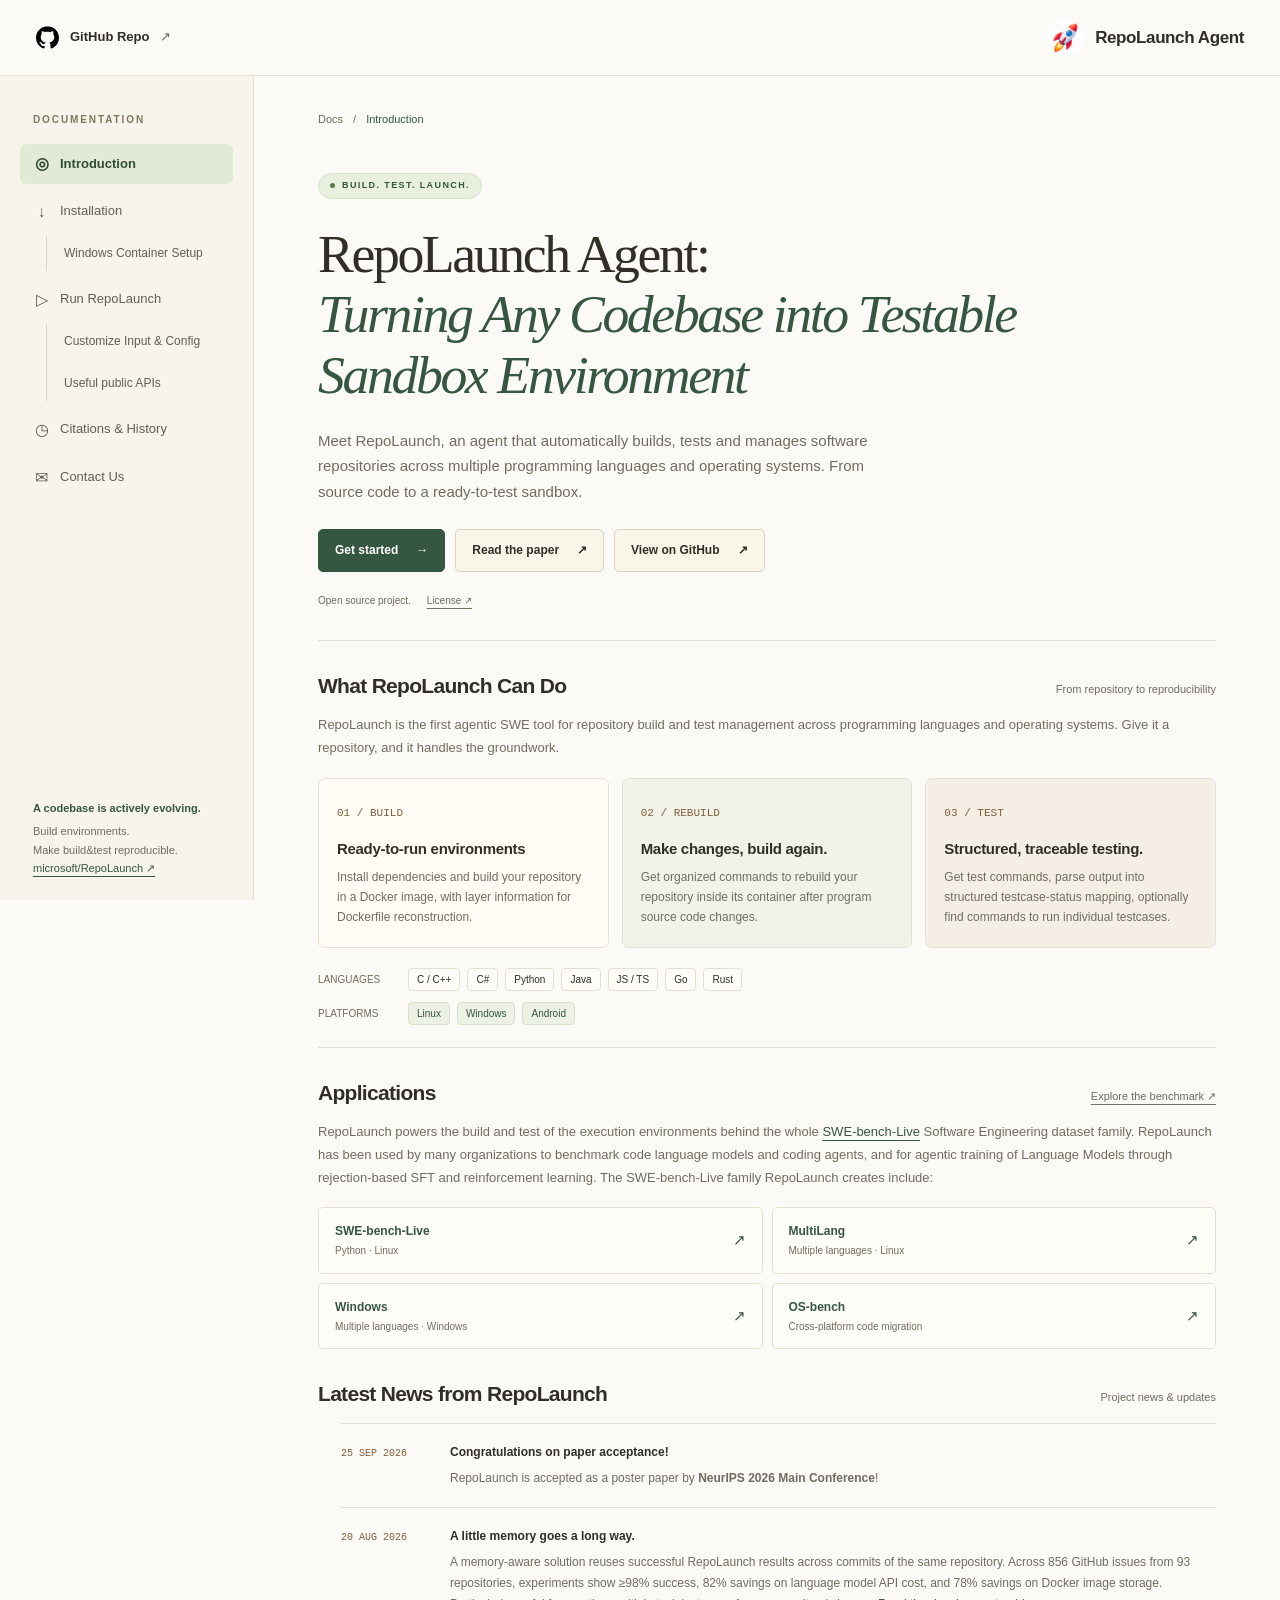
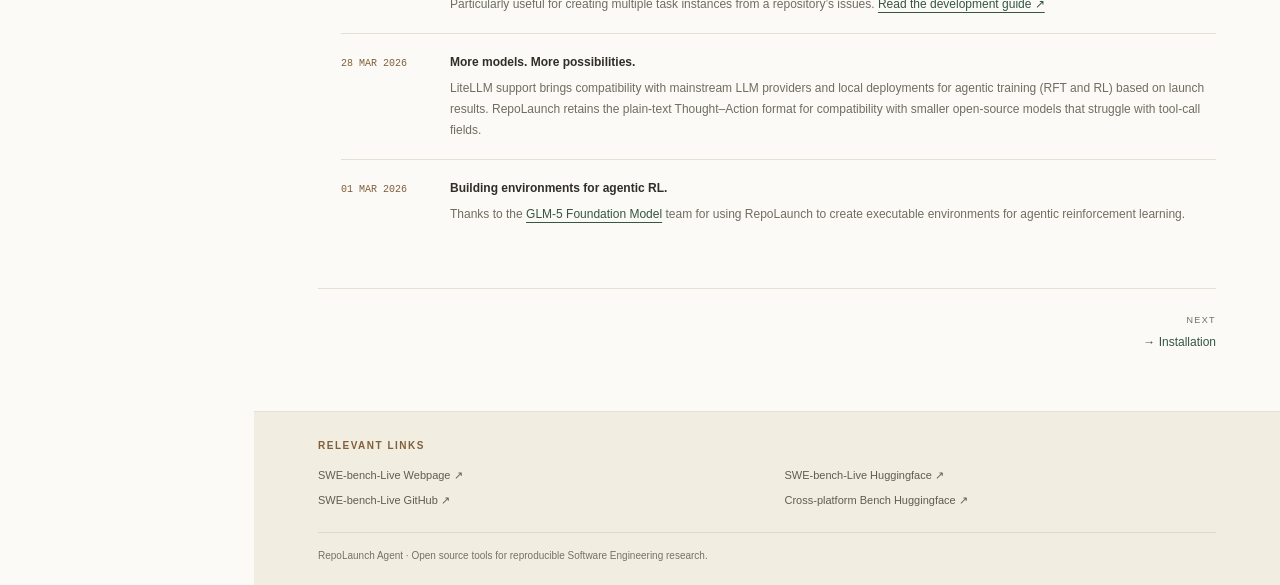
<file: index.html>
<!doctype html>
<html lang="en">
<head>
  <meta charset="utf-8">
  <meta name="viewport" content="width=device-width, initial-scale=1">
  <meta name="description" content="RepoLaunch: Build Any Software Program into Testable Sandbox Environment">
  <meta name="theme-color" content="#fbfaf6">
  <meta name="msvalidate.01" content="47A87B7CDC5A537016C2E29B09219441" />
  <title>RepoLaunch: Build Any Software Program into Testable Sandbox Environment</title>
  <link rel="icon" type="image/x-icon" sizes="16x16 32x32 48x48" href="/assets/favicon.ico">
  <link rel="icon" type="image/png" sizes="48x48" href="/assets/favicon.png">
  <link rel="stylesheet" href="assets/site.css?v=mobile-actions-1">
  <script src="assets/site.js?v=shared-layout-5" defer></script>
  <noscript><style>.topbar, .sidebar, .site-footer { display: none; } .site-body { margin-left: 0; padding-top: 0; }</style></noscript>
</head>
<body>
  <a class="skip-link" href="#main-content">Skip to content</a>
  <header class="topbar" data-shared="header"></header>
  <aside class="sidebar" id="site-navigation" data-shared="sidebar"></aside>
  <div class="menu-backdrop" aria-hidden="true"></div>
  <div class="site-body">
    <main class="content" id="main-content" tabindex="-1">
      <div class="breadcrumb"><a href="index.html">Docs</a><span aria-hidden="true">/</span><span>Introduction</span></div>


      <article class="article" aria-label="Introduction">
        <section class="hero" aria-labelledby="intro-title">
  <p class="eyebrow"><span class="status-dot"></span> Build. Test. Launch.</p>
  <h1 id="intro-title">RepoLaunch Agent:<br><em>Turning Any Codebase into Testable Sandbox Environment</em></h1>
  <p class="subtitle">Meet RepoLaunch, an agent that automatically builds, tests and manages software repositories across multiple programming languages and operating systems. From source code to a ready-to-test sandbox.</p>
  <div class="actions">
    <a class="button" href="pages/installation/installation.html">Get started <span aria-hidden="true">→</span></a>
    <a class="button secondary" href="https://arxiv.org/abs/2603.05026">Read the paper <span aria-hidden="true">↗</span></a>
    <a class="button secondary" href="https://github.com/microsoft/RepoLaunch">View on GitHub <span aria-hidden="true">↗</span></a>
  </div>
  <div class="hero-meta"><span>Open source project.</span><a href="https://github.com/microsoft/RepoLaunch/blob/main/LICENSE">License ↗</a></div>
</section>

<section aria-labelledby="capabilities">
  <div class="section-heading"><h2 id="capabilities">What RepoLaunch Can Do</h2><span>From repository to reproducibility</span></div>
  <p class="intro-copy">RepoLaunch is the first agentic SWE tool for repository build and test management across programming languages and operating systems. Give it a repository, and it handles the groundwork.</p>
  <div class="feature-grid">
    <div class="feature"><span class="feature-number">01 / BUILD</span><h3>Ready-to-run environments</h3><p>Install dependencies and build your repository in a Docker image, with layer information for Dockerfile reconstruction.</p></div>
    <div class="feature"><span class="feature-number">02 / REBUILD</span><h3>Make changes, build again.</h3><p>Get organized commands to rebuild your repository inside its container after program source code changes.</p></div>
    <div class="feature"><span class="feature-number">03 / TEST</span><h3>Structured, traceable testing.</h3><p>Get test commands, parse output into structured testcase-status mapping, optionally find commands to run individual testcases.</p></div>
  </div>
  <div class="support">
    <div class="support-row"><span class="support-label">LANGUAGES</span><span class="tag">C / C++</span><span class="tag">C#</span><span class="tag">Python</span><span class="tag">Java</span><span class="tag">JS / TS</span><span class="tag">Go</span><span class="tag">Rust</span></div>
    <div class="support-row"><span class="support-label">PLATFORMS</span><span class="tag platform">Linux</span><span class="tag platform">Windows</span><span class="tag platform">Android</span></div>
  </div>
</section>

<section aria-labelledby="applications">
  <div class="section-heading"><h2 id="applications">Applications</h2><a href="https://swe-bench-live.github.io/">Explore the benchmark ↗</a></div>
  <p class="intro-copy">RepoLaunch powers the build and test of the execution environments behind the whole <a href="https://github.com/microsoft/SWE-bench-Live">SWE-bench-Live</a> Software Engineering dataset family. RepoLaunch has been used by many organizations to benchmark code language models and coding agents, and for agentic training of Language Models through rejection-based SFT and reinforcement learning. The SWE-bench-Live family RepoLaunch creates include:</p>
  <div class="dataset-grid">
    <a class="dataset" href="https://huggingface.co/datasets/SWE-bench-Live/SWE-bench-Live"><span><strong>SWE-bench-Live</strong><small>Python · Linux</small></span><span aria-hidden="true">↗</span></a>
    <a class="dataset" href="https://huggingface.co/datasets/SWE-bench-Live/MultiLang"><span><strong>MultiLang</strong><small>Multiple languages · Linux</small></span><span aria-hidden="true">↗</span></a>
    <a class="dataset" href="https://huggingface.co/datasets/SWE-bench-Live/Windows"><span><strong>Windows</strong><small>Multiple languages · Windows</small></span><span aria-hidden="true">↗</span></a>
    <a class="dataset" href="https://huggingface.co/datasets/SWE-bench-Live/OS-bench"><span><strong>OS-bench</strong><small>Cross-platform code migration</small></span><span aria-hidden="true">↗</span></a>
  </div>
</section>

<section aria-labelledby="news">
  <div class="section-heading"><h2 id="news">Latest News from RepoLaunch</h2><span>Project news & updates</span></div>
  <ul class="news-list">
    <li><time datetime="2026-09-25">25 SEP 2026</time><div><strong>Congratulations on paper acceptance!</strong><p>RepoLaunch is accepted as a poster paper by <strong>NeurIPS 2026 Main Conference</strong>!</p></div></li>
    <li><time datetime="2026-08-20">20 AUG 2026</time><div><strong>A little memory goes a long way.</strong><p>A memory-aware solution reuses successful RepoLaunch results across commits of the same repository. Across 856 GitHub issues from 93 repositories, experiments show ≥98% success, 82% savings on language model API cost, and 78% savings on Docker image storage. Particularly useful for creating multiple task instances from a repository’s issues. <a href="https://github.com/microsoft/RepoLaunch/blob/main/docs/Development.md#reuse-repolaunch-results-for-different-commits-of-the-same-repo">Read the development guide ↗</a></p></div></li>
    <li><time datetime="2026-03-28">28 MAR 2026</time><div><strong>More models. More possibilities.</strong><p>LiteLLM support brings compatibility with mainstream LLM providers and local deployments for agentic training (RFT and RL) based on launch results. RepoLaunch retains the plain-text Thought–Action format for compatibility with smaller open-source models that struggle with tool-call fields.</p></div></li>
    <li><time datetime="2026-03-01">01 MAR 2026</time><div><strong>Building environments for agentic RL.</strong><p>Thanks to the <a href="https://arxiv.org/pdf/2602.15763">GLM-5 Foundation Model</a> team for using RepoLaunch to create executable environments for agentic reinforcement learning.</p></div></li>
  </ul>
</section>
      </article>
      <nav class="page-navigation" aria-label="Previous and next pages"><a href="pages/installation/installation.html"><small>Next</small>→ Installation</a></nav>
    </main>
    <footer class="site-footer" data-shared="footer"></footer>
  </div>
  <span class="sr-only" role="status" id="copy-status" aria-live="polite"></span>
</body>
</html>
</file>
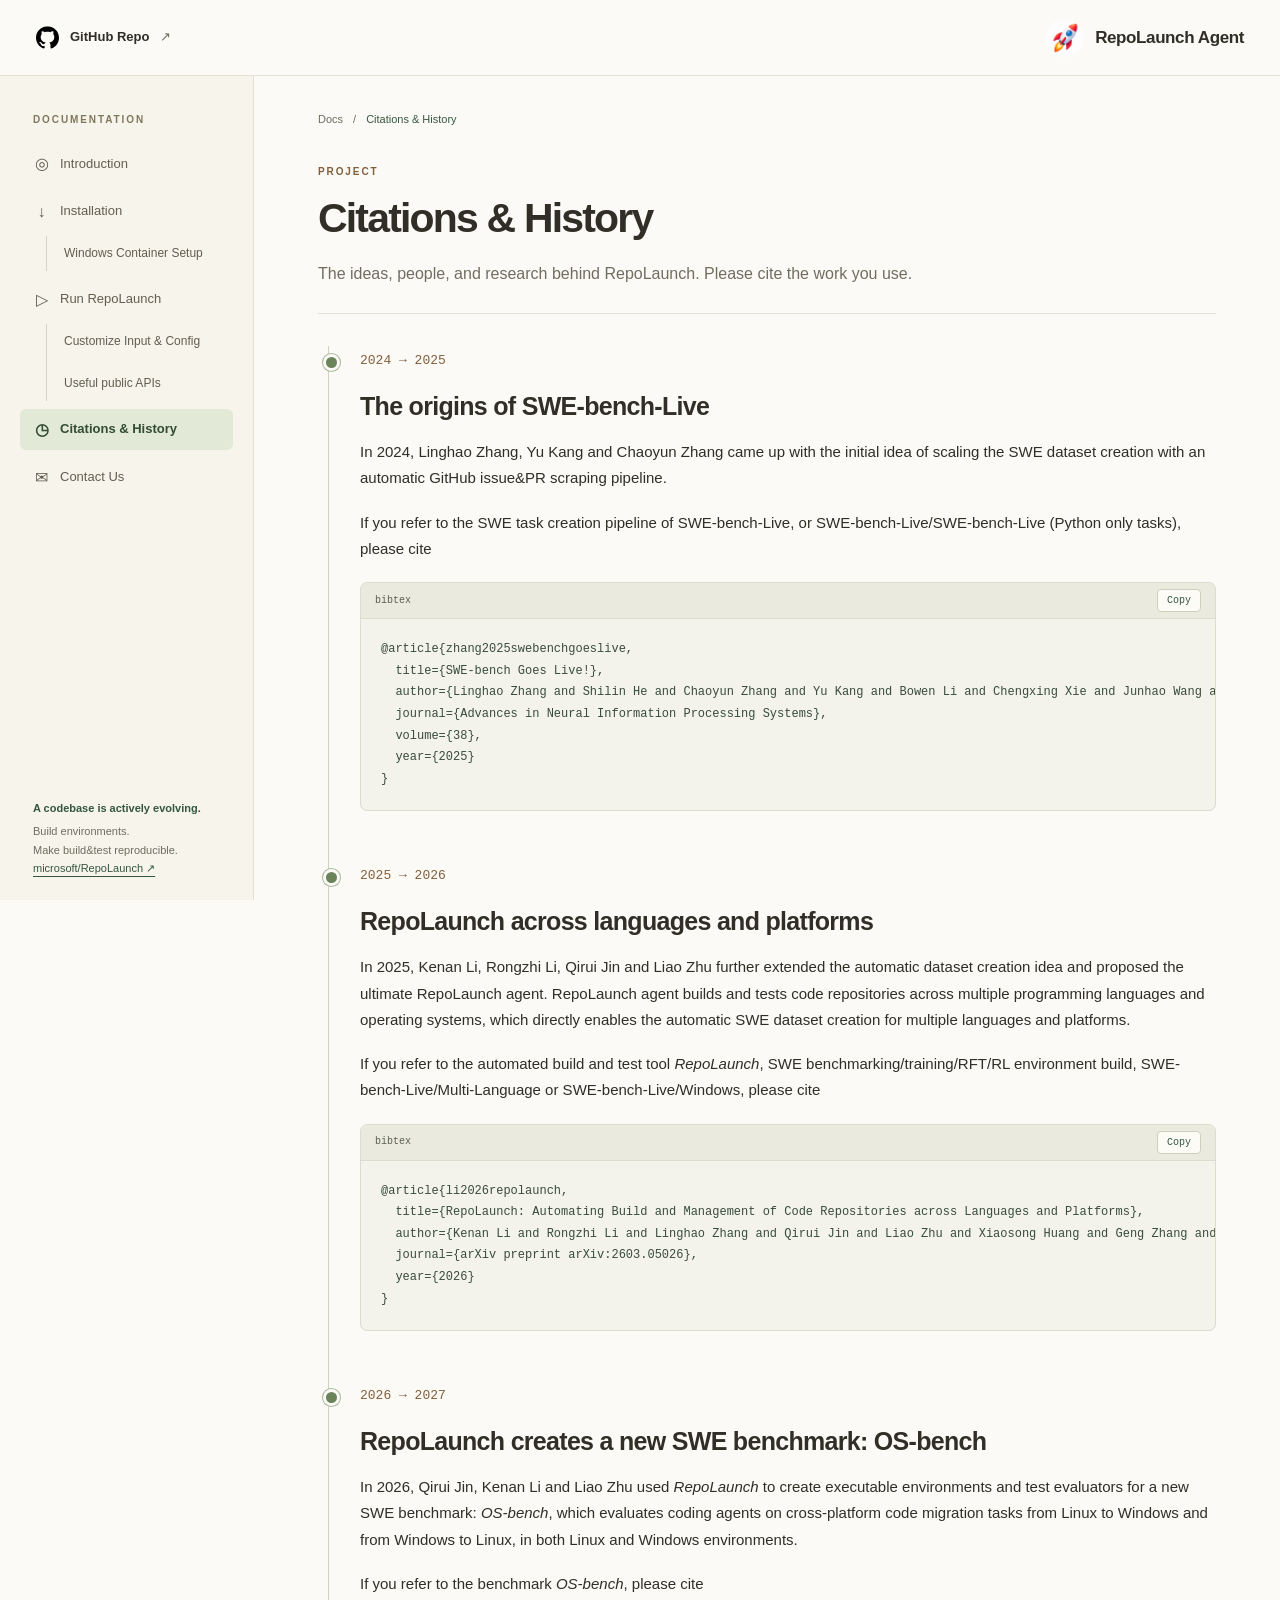
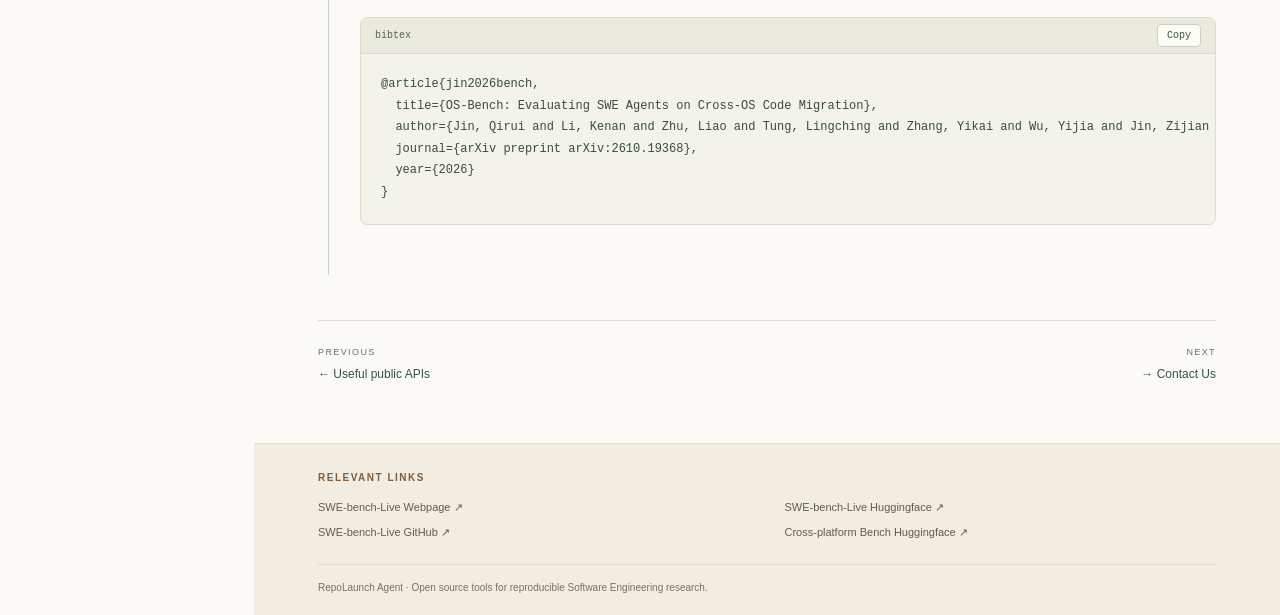
<file: pages/citations.html>
<!doctype html>
<html lang="en">
<head>
  <meta charset="utf-8">
  <meta name="viewport" content="width=device-width, initial-scale=1">
  <meta name="description" content="The ideas, people, and research behind RepoLaunch. Please cite the work you use.">
  <meta name="theme-color" content="#fbfaf6">
  <title>Citations &amp; History · RepoLaunch Agent</title>
  <link rel="icon" type="image/x-icon" sizes="16x16 32x32 48x48" href="/assets/favicon.ico">
  <link rel="icon" type="image/png" sizes="48x48" href="/assets/favicon.png">
  <link rel="stylesheet" href="../assets/site.css?v=mobile-actions-1">
  <script src="../assets/site.js?v=shared-layout-5" defer></script>
  <noscript><style>.topbar, .sidebar, .site-footer { display: none; } .site-body { margin-left: 0; padding-top: 0; }</style></noscript>
</head>
<body>
  <a class="skip-link" href="#main-content">Skip to content</a>
  <header class="topbar" data-shared="header"></header>
  <aside class="sidebar" id="site-navigation" data-shared="sidebar"></aside>
  <div class="menu-backdrop" aria-hidden="true"></div>
  <div class="site-body">
    <main class="content" id="main-content" tabindex="-1">
      <div class="breadcrumb"><a href="../index.html">Docs</a><span aria-hidden="true">/</span><span>Citations &amp; History</span></div>
      <header class="page-header"><p class="eyebrow">Project</p><h1>Citations &amp; History</h1><p class="subtitle">The ideas, people, and research behind RepoLaunch. Please cite the work you use.</p></header>

      <article class="article" aria-label="Citations &amp; History">
        <div class="timeline">
<section class="timeline-entry">
<p><span class="year">2024 → 2025</span></p>
<h2 id="the-origins-of-swe-bench-live">The origins of SWE-bench-Live</h2>
<p>In 2024, Linghao Zhang, Yu Kang and Chaoyun Zhang came up with the initial idea of scaling the SWE dataset creation with an automatic GitHub issue&amp;PR scraping pipeline. </p>
<p>If you refer to the SWE task creation pipeline of SWE-bench-Live, or SWE-bench-Live/SWE-bench-Live (Python only tasks), please cite</p>
<div class="code-block"><div class="code-toolbar"><span>bibtex</span></div><pre tabindex="0"><code class="language-bibtex">@article{zhang2025swebenchgoeslive,
  title={SWE-bench Goes Live!},
  author={Linghao Zhang and Shilin He and Chaoyun Zhang and Yu Kang and Bowen Li and Chengxing Xie and Junhao Wang and Maoquan Wang and Yufan Huang and Shengyu Fu and Elsie Nallipogu and Qingwei Lin and Yingnong Dang and Saravan Rajmohan and Dongmei Zhang},
  journal={Advances in Neural Information Processing Systems},
  volume={38},
  year={2025}
}
</code></pre></div>
</section>
<section class="timeline-entry">
<p><span class="year">2025 → 2026</span></p>
<h2 id="repolaunch-across-languages-and-platforms">RepoLaunch across languages and platforms</h2>
<p>In 2025, Kenan Li, Rongzhi Li, Qirui Jin and Liao Zhu further extended the automatic dataset creation idea and proposed the ultimate RepoLaunch agent. RepoLaunch agent builds and tests code repositories across multiple programming languages and operating systems, which directly enables the automatic SWE dataset creation for multiple languages and platforms.</p>
<p>If you refer to the automated build and test tool <em>RepoLaunch</em>, SWE benchmarking/training/RFT/RL environment build, SWE-bench-Live/Multi-Language or SWE-bench-Live/Windows, please cite</p>
<div class="code-block"><div class="code-toolbar"><span>bibtex</span></div><pre tabindex="0"><code class="language-bibtex">@article{li2026repolaunch,
  title={RepoLaunch: Automating Build and Management of Code Repositories across Languages and Platforms},
  author={Kenan Li and Rongzhi Li and Linghao Zhang and Qirui Jin and Liao Zhu and Xiaosong Huang and Geng Zhang and Yikai Zhang and Shilin He and Chengxing Xie and Xin Zhang and Zijian Jin and Bowen Li and Chaoyun Zhang and Yu Kang and Yufan Huang and Elsie Nallipogu and Saravan Rajmohan and Qingwei Lin and Dongmei Zhang},
  journal={arXiv preprint arXiv:2603.05026},
  year={2026}
}
</code></pre></div>
</section>
<section class="timeline-entry">
<p><span class="year">2026 → 2027</span></p>
<h2 id="creating-os-bench-using-repolaunch">RepoLaunch creates a new SWE benchmark: OS-bench</h2>
<p>In 2026, Qirui Jin, Kenan Li and Liao Zhu used <em>RepoLaunch</em> to create executable environments and test evaluators for a new SWE benchmark: <em>OS-bench</em>, which evaluates coding agents on cross-platform code migration tasks from Linux to Windows and from Windows to Linux, in both Linux and Windows environments.</p>
<p>If you refer to the benchmark <em>OS-bench</em>, please cite</p>
<div class="code-block"><div class="code-toolbar"><span>bibtex</span></div><pre tabindex="0"><code class="language-bibtex">@article{jin2026bench,
  title={OS-Bench: Evaluating SWE Agents on Cross-OS Code Migration},
  author={Jin, Qirui and Li, Kenan and Zhu, Liao and Tung, Lingching and Zhang, Yikai and Wu, Yijia and Jin, Zijian and Gao, Pengfei and Kang, Yu and Lin, Qingwei and Lee, Wenke},
  journal={arXiv preprint arXiv:2610.19368},
  year={2026}
}
</code></pre></div>
</section>
</div>
      </article>
      <nav class="page-navigation" aria-label="Previous and next pages"><a href="../pages/run/api.html"><small>Previous</small>← Useful public APIs</a><a href="../pages/contact.html"><small>Next</small>→ Contact Us</a></nav>
    </main>
    <footer class="site-footer" data-shared="footer"></footer>
  </div>
  <span class="sr-only" role="status" id="copy-status" aria-live="polite"></span>
</body>
</html>
</file>
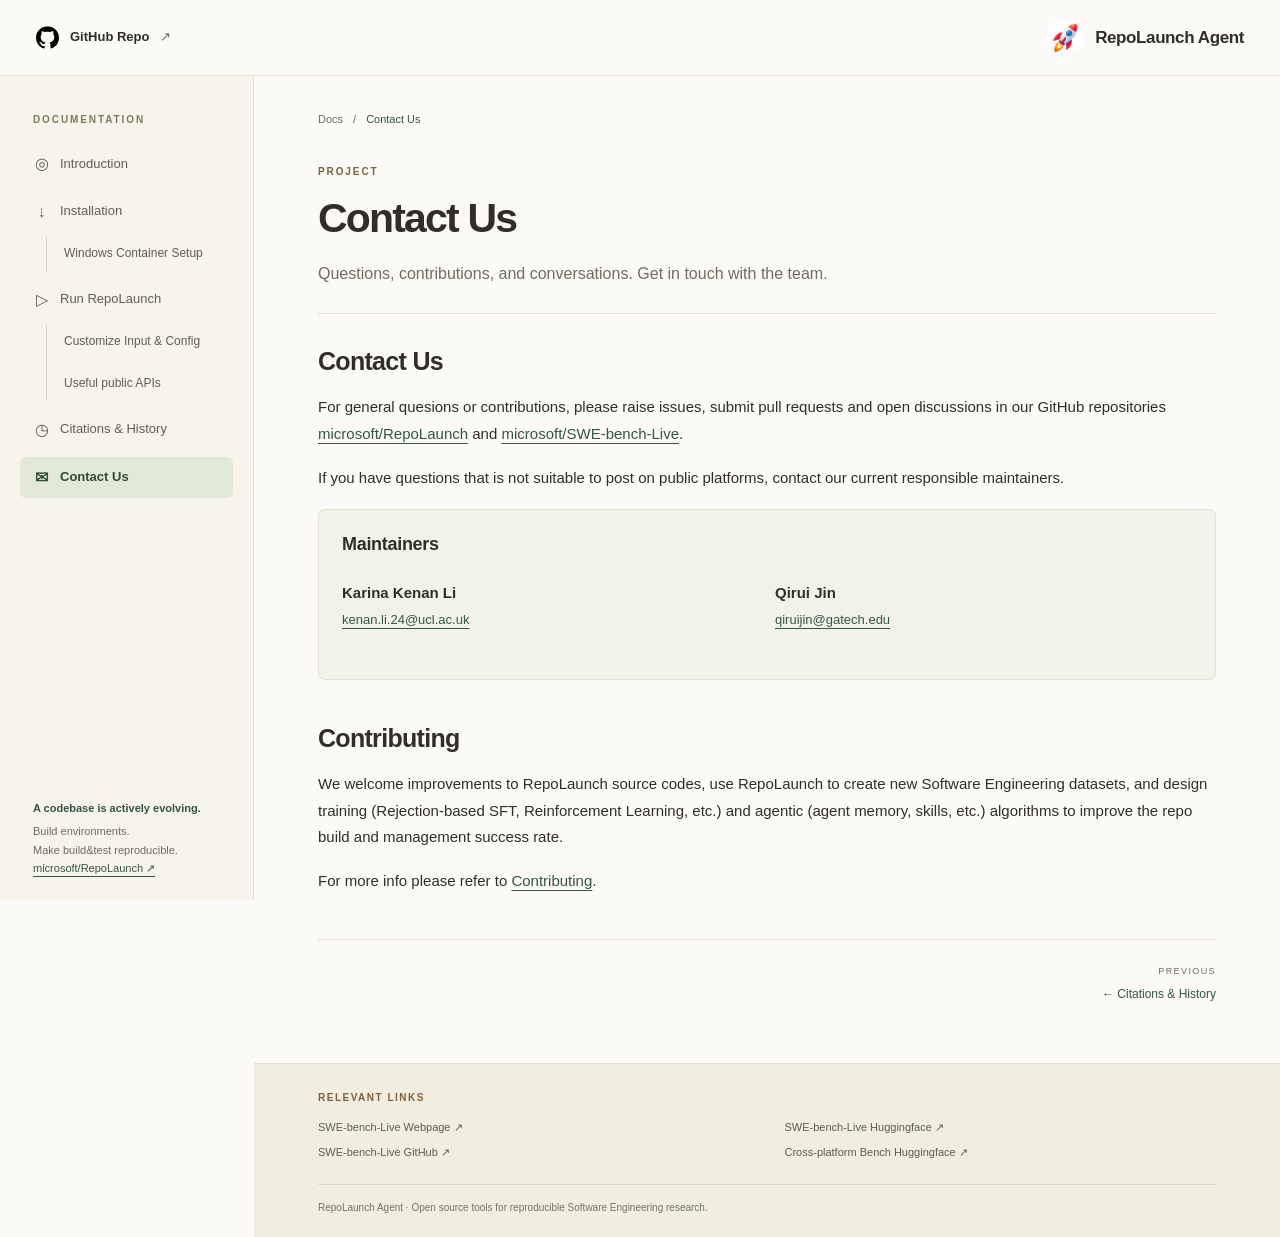
<file: pages/contact.html>
<!doctype html>
<html lang="en">
<head>
  <meta charset="utf-8">
  <meta name="viewport" content="width=device-width, initial-scale=1">
  <meta name="description" content="Questions, contributions, and conversations. Get in touch with the team.">
  <meta name="theme-color" content="#fbfaf6">
  <title>Contact Us · RepoLaunch Agent</title>
  <link rel="icon" type="image/x-icon" sizes="16x16 32x32 48x48" href="/assets/favicon.ico">
  <link rel="icon" type="image/png" sizes="48x48" href="/assets/favicon.png">
  <link rel="stylesheet" href="../assets/site.css?v=mobile-actions-1">
  <script src="../assets/site.js?v=shared-layout-5" defer></script>
  <noscript><style>.topbar, .sidebar, .site-footer { display: none; } .site-body { margin-left: 0; padding-top: 0; }</style></noscript>
</head>
<body>
  <a class="skip-link" href="#main-content">Skip to content</a>
  <header class="topbar" data-shared="header"></header>
  <aside class="sidebar" id="site-navigation" data-shared="sidebar"></aside>
  <div class="menu-backdrop" aria-hidden="true"></div>
  <div class="site-body">
    <main class="content" id="main-content" tabindex="-1">
      <div class="breadcrumb"><a href="../index.html">Docs</a><span aria-hidden="true">/</span><span>Contact Us</span></div>
      <header class="page-header"><p class="eyebrow">Project</p><h1>Contact Us</h1><p class="subtitle">Questions, contributions, and conversations. Get in touch with the team.</p></header>

      <article class="article" aria-label="Contact Us">
        <h2 id="contact-us">Contact Us</h2>
<p>For general quesions or contributions, please raise issues, submit pull requests and open discussions in our GitHub repositories <a href="https://github.com/microsoft/RepoLaunch">microsoft/RepoLaunch</a> and <a href="https://github.com/microsoft/SWE-bench-Live">microsoft/SWE-bench-Live</a>.</p>
<p>If you have questions that is not suitable to post on public platforms, contact our current responsible maintainers.</p>
<section class="contact-card" aria-labelledby="maintainers-heading">
  <h3 id="maintainers-heading">Maintainers</h3>
  <div class="contact-grid">
    <div>
      <strong>Karina Kenan Li</strong><br>
      <a href="mailto:kenan.li.24@ucl.ac.uk">kenan.li.24@ucl.ac.uk</a>
    </div>
    <div>
      <strong>Qirui Jin</strong><br>
      <a href="mailto:qiruijin@gatech.edu">qiruijin@gatech.edu</a>
    </div>
  </div>
</section>
<h2 id="contributing">Contributing</h2>
<p>We welcome improvements to RepoLaunch source codes, use RepoLaunch to create new Software Engineering datasets, and design training (Rejection-based SFT, Reinforcement Learning, etc.) and agentic (agent memory, skills, etc.) algorithms to improve the repo build and management success rate.</p>
<p>For more info please refer to <a href="https://github.com/microsoft/RepoLaunch#contributing">Contributing</a>.</p>
      </article>
      <nav class="page-navigation" aria-label="Previous and next pages"><a href="../pages/citations.html"><small>Previous</small>← Citations &amp; History</a></nav>
    </main>
    <footer class="site-footer" data-shared="footer"></footer>
  </div>
  <span class="sr-only" role="status" id="copy-status" aria-live="polite"></span>
</body>
</html>
</file>
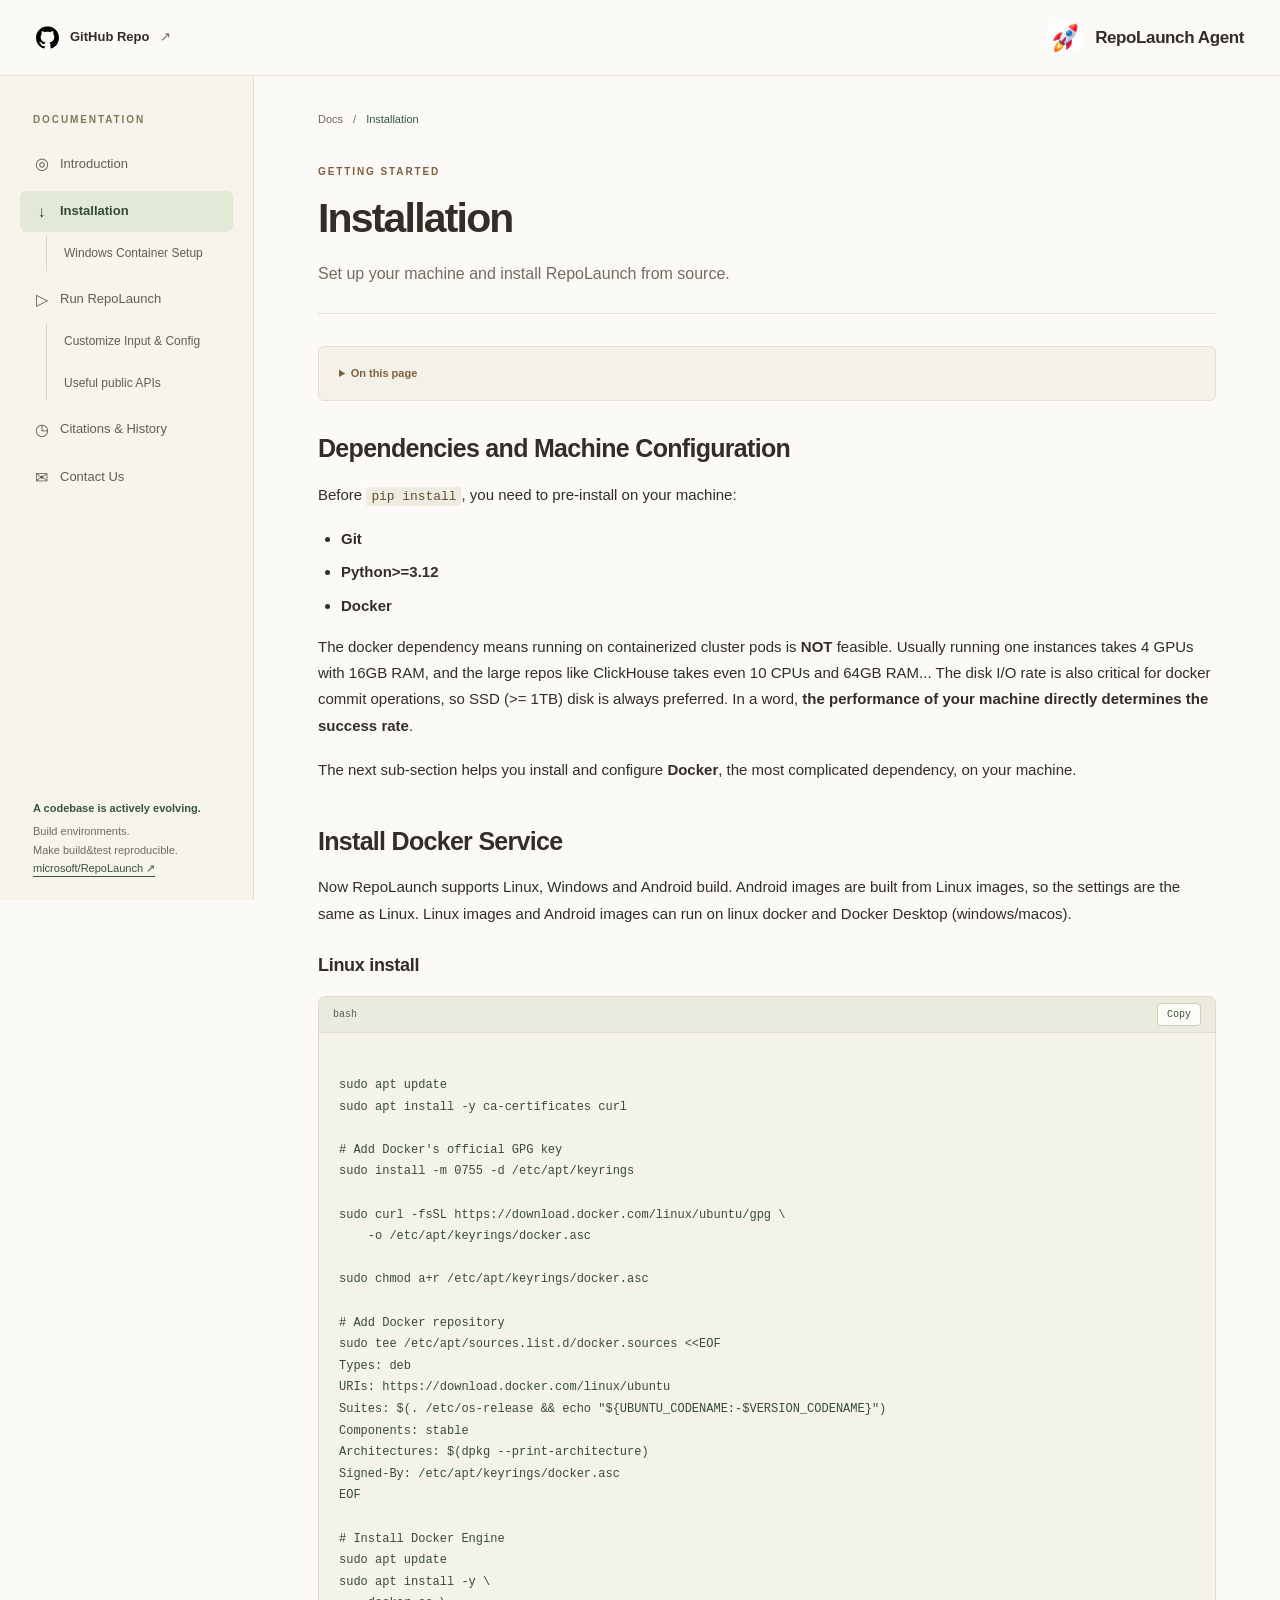
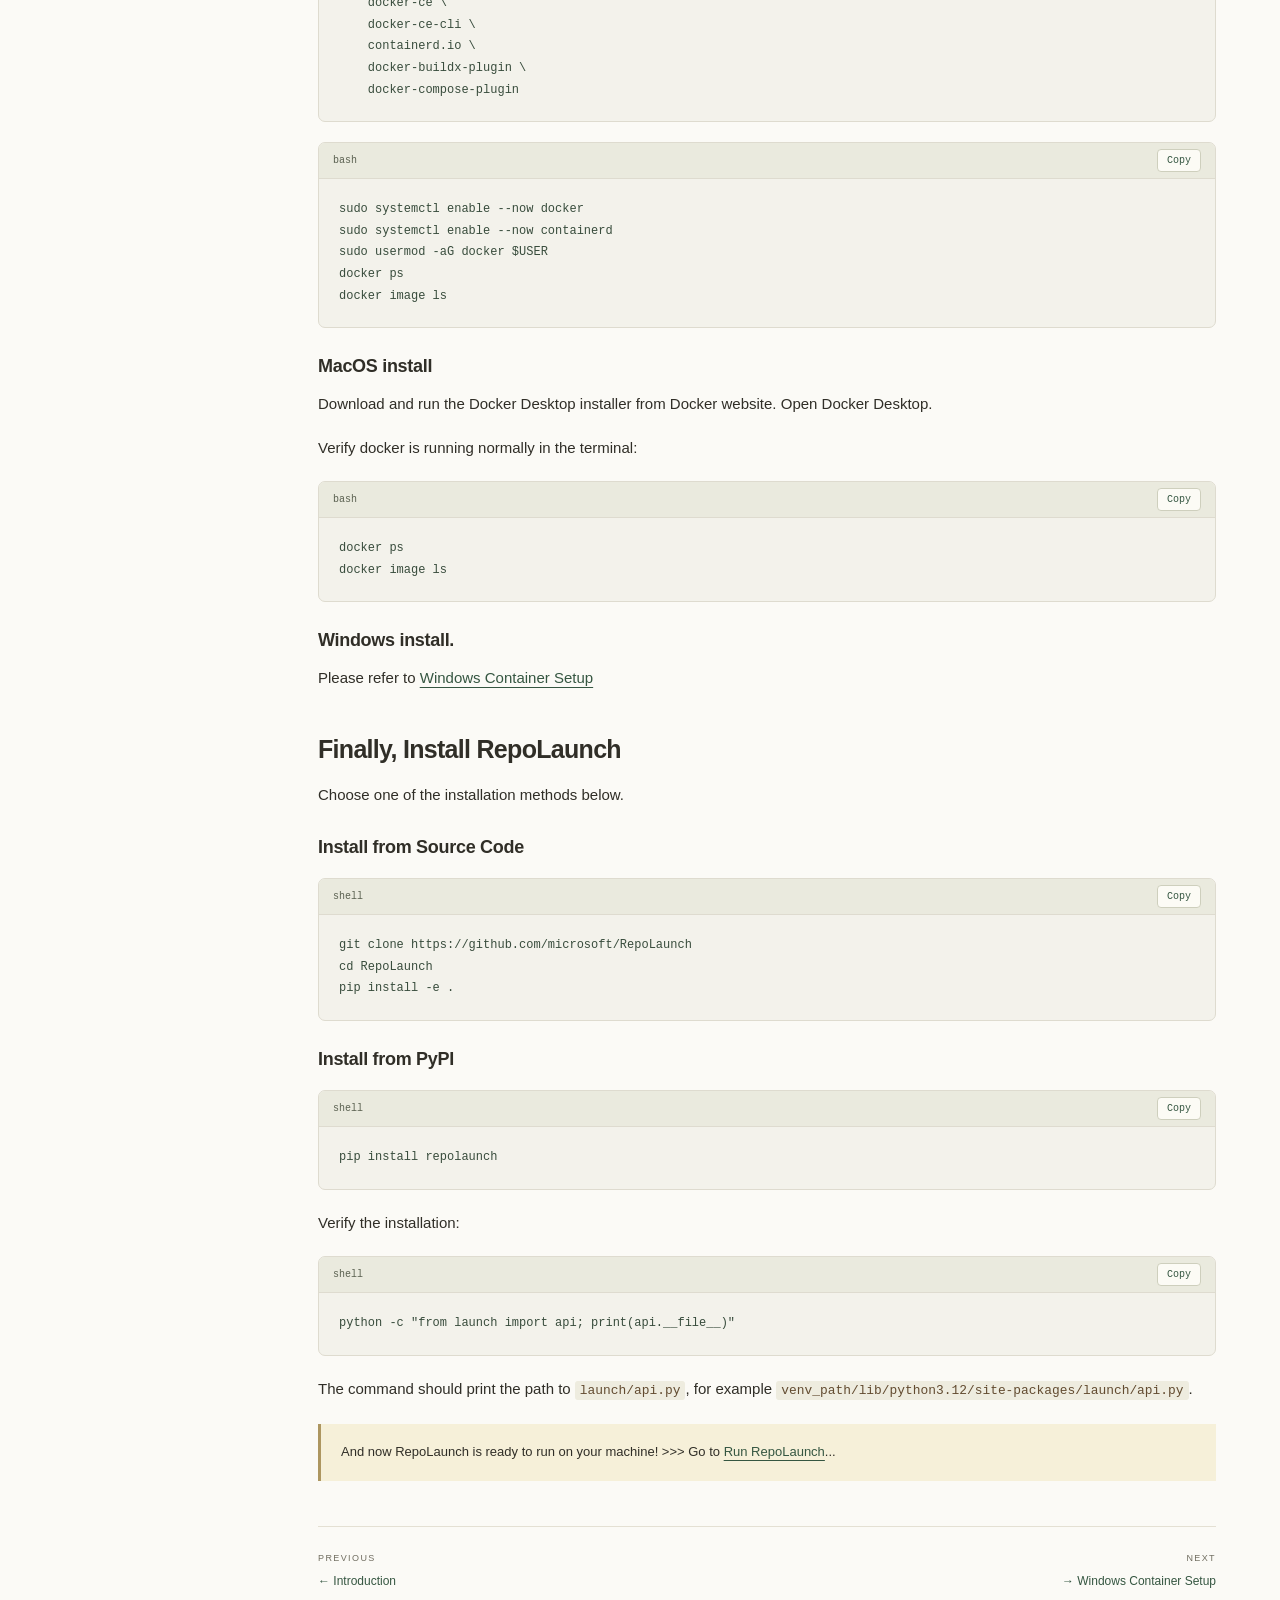
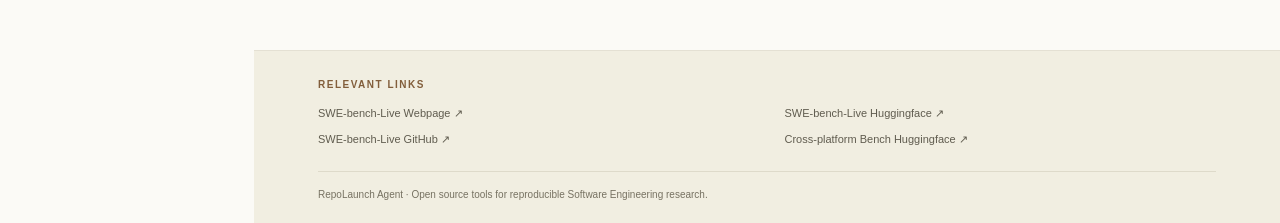
<file: pages/installation/installation.html>
<!doctype html>
<html lang="en">
<head>
  <meta charset="utf-8">
  <meta name="viewport" content="width=device-width, initial-scale=1">
  <meta name="description" content="Set up your machine and install RepoLaunch from source.">
  <meta name="theme-color" content="#fbfaf6">
  <title>Installation · RepoLaunch Agent</title>
  <link rel="icon" type="image/x-icon" sizes="16x16 32x32 48x48" href="/assets/favicon.ico">
  <link rel="icon" type="image/png" sizes="48x48" href="/assets/favicon.png">
  <link rel="stylesheet" href="../../assets/site.css?v=mobile-actions-1">
  <script src="../../assets/site.js?v=shared-layout-5" defer></script>
  <noscript><style>.topbar, .sidebar, .site-footer { display: none; } .site-body { margin-left: 0; padding-top: 0; }</style></noscript>
</head>
<body>
  <a class="skip-link" href="#main-content">Skip to content</a>
  <header class="topbar" data-shared="header"></header>
  <aside class="sidebar" id="site-navigation" data-shared="sidebar"></aside>
  <div class="menu-backdrop" aria-hidden="true"></div>
  <div class="site-body">
    <main class="content" id="main-content" tabindex="-1">
      <div class="breadcrumb"><a href="../../index.html">Docs</a><span aria-hidden="true">/</span><span>Installation</span></div>
      <header class="page-header"><p class="eyebrow">Getting started</p><h1>Installation</h1><p class="subtitle">Set up your machine and install RepoLaunch from source.</p></header>
      <details class="toc"><summary>On this page</summary><div>
<ul>
<li><a href="#dependencies-and-machine-configuration">Dependencies and Machine Configuration</a></li>
<li><a href="#install-docker-service">Install Docker Service</a></li>
<li><a href="#install-repolaunch">Finally, Install RepoLaunch</a></li>
</ul>
</div>
</details>
      <article class="article" aria-label="Installation">
<h2 id="dependencies-and-machine-configuration">Dependencies and Machine Configuration</h2>
<p>Before <code>pip install</code>, you need to pre-install on your machine:</p>
<ul>
<li><strong>Git</strong></li>
<li><strong>Python&gt;=3.12</strong></li>
<li><strong>Docker</strong></li>
</ul>
<p>The docker dependency means running on containerized cluster pods is <strong>NOT</strong> feasible. Usually running one instances takes 4 GPUs with 16GB RAM, and the large repos like ClickHouse takes even 10 CPUs and 64GB RAM... The disk I/O rate is also critical for docker commit operations, so SSD (&gt;= 1TB) disk is always preferred. In a word, <strong>the performance of your machine directly determines the success rate</strong>.</p>
<p>The next sub-section helps you install and configure <strong>Docker</strong>, the most complicated dependency, on your machine.</p>
<h2 id="install-docker-service">Install Docker Service</h2>
<p>Now RepoLaunch supports Linux, Windows and Android build. Android images are built from Linux images, so the settings are the same as Linux. Linux images and Android images can run on linux docker and Docker Desktop (windows/macos). </p>
<h3 id="linux-install">Linux install</h3>
<div class="code-block"><div class="code-toolbar"><span>bash</span></div><pre tabindex="0"><code class="language-bash">
sudo apt update
sudo apt install -y ca-certificates curl

# Add Docker's official GPG key
sudo install -m 0755 -d /etc/apt/keyrings

sudo curl -fsSL https://download.docker.com/linux/ubuntu/gpg \
    -o /etc/apt/keyrings/docker.asc

sudo chmod a+r /etc/apt/keyrings/docker.asc

# Add Docker repository
sudo tee /etc/apt/sources.list.d/docker.sources &lt;&lt;EOF
Types: deb
URIs: https://download.docker.com/linux/ubuntu
Suites: $(. /etc/os-release &amp;&amp; echo &quot;${UBUNTU_CODENAME:-$VERSION_CODENAME}&quot;)
Components: stable
Architectures: $(dpkg --print-architecture)
Signed-By: /etc/apt/keyrings/docker.asc
EOF

# Install Docker Engine
sudo apt update
sudo apt install -y \
    docker-ce \
    docker-ce-cli \
    containerd.io \
    docker-buildx-plugin \
    docker-compose-plugin
</code></pre></div>
<div class="code-block"><div class="code-toolbar"><span>bash</span></div><pre tabindex="0"><code class="language-bash">sudo systemctl enable --now docker
sudo systemctl enable --now containerd
sudo usermod -aG docker $USER
docker ps
docker image ls
</code></pre></div>
<h3 id="macos-install">MacOS install</h3>
<p>Download and run the Docker Desktop installer from Docker website. Open Docker Desktop.</p>
<p>Verify docker is running normally in the terminal:</p>
<div class="code-block"><div class="code-toolbar"><span>bash</span></div><pre tabindex="0"><code class="language-bash">docker ps
docker image ls
</code></pre></div>
<h3 id="windows-install">Windows install.</h3>
<p>Please refer to <a href="windows.html">Windows Container Setup</a></p>
<h2 id="install-repolaunch">Finally, Install RepoLaunch</h2>
<p>Choose one of the installation methods below.</p>
<h3 id="install-from-source-code">Install from Source Code</h3>
<div class="code-block"><div class="code-toolbar"><span>shell</span></div><pre tabindex="0"><code class="language-shell">git clone https://github.com/microsoft/RepoLaunch
cd RepoLaunch
pip install -e .
</code></pre></div>
<h3 id="install-from-pypi">Install from PyPI</h3>
<div class="code-block"><div class="code-toolbar"><span>shell</span></div><pre tabindex="0"><code class="language-shell">pip install repolaunch
</code></pre></div>
<p>Verify the installation:</p>
<div class="code-block"><div class="code-toolbar"><span>shell</span></div><pre tabindex="0"><code class="language-shell">python -c "from launch import api; print(api.__file__)"
</code></pre></div>
<p>The command should print the path to <code>launch/api.py</code>, for example <code>venv_path/lib/python3.12/site-packages/launch/api.py</code>.</p>
<div class="callout"><p>And now RepoLaunch is ready to run on your machine! >>> Go to <a href="../run/run.html">Run RepoLaunch</a>...</p></div>
      </article>
      <nav class="page-navigation" aria-label="Previous and next pages"><a href="../../index.html"><small>Previous</small>← Introduction</a><a href="../../pages/installation/windows.html"><small>Next</small>→ Windows Container Setup</a></nav>
    </main>
    <footer class="site-footer" data-shared="footer"></footer>
  </div>
  <span class="sr-only" role="status" id="copy-status" aria-live="polite"></span>
</body>
</html>
</file>
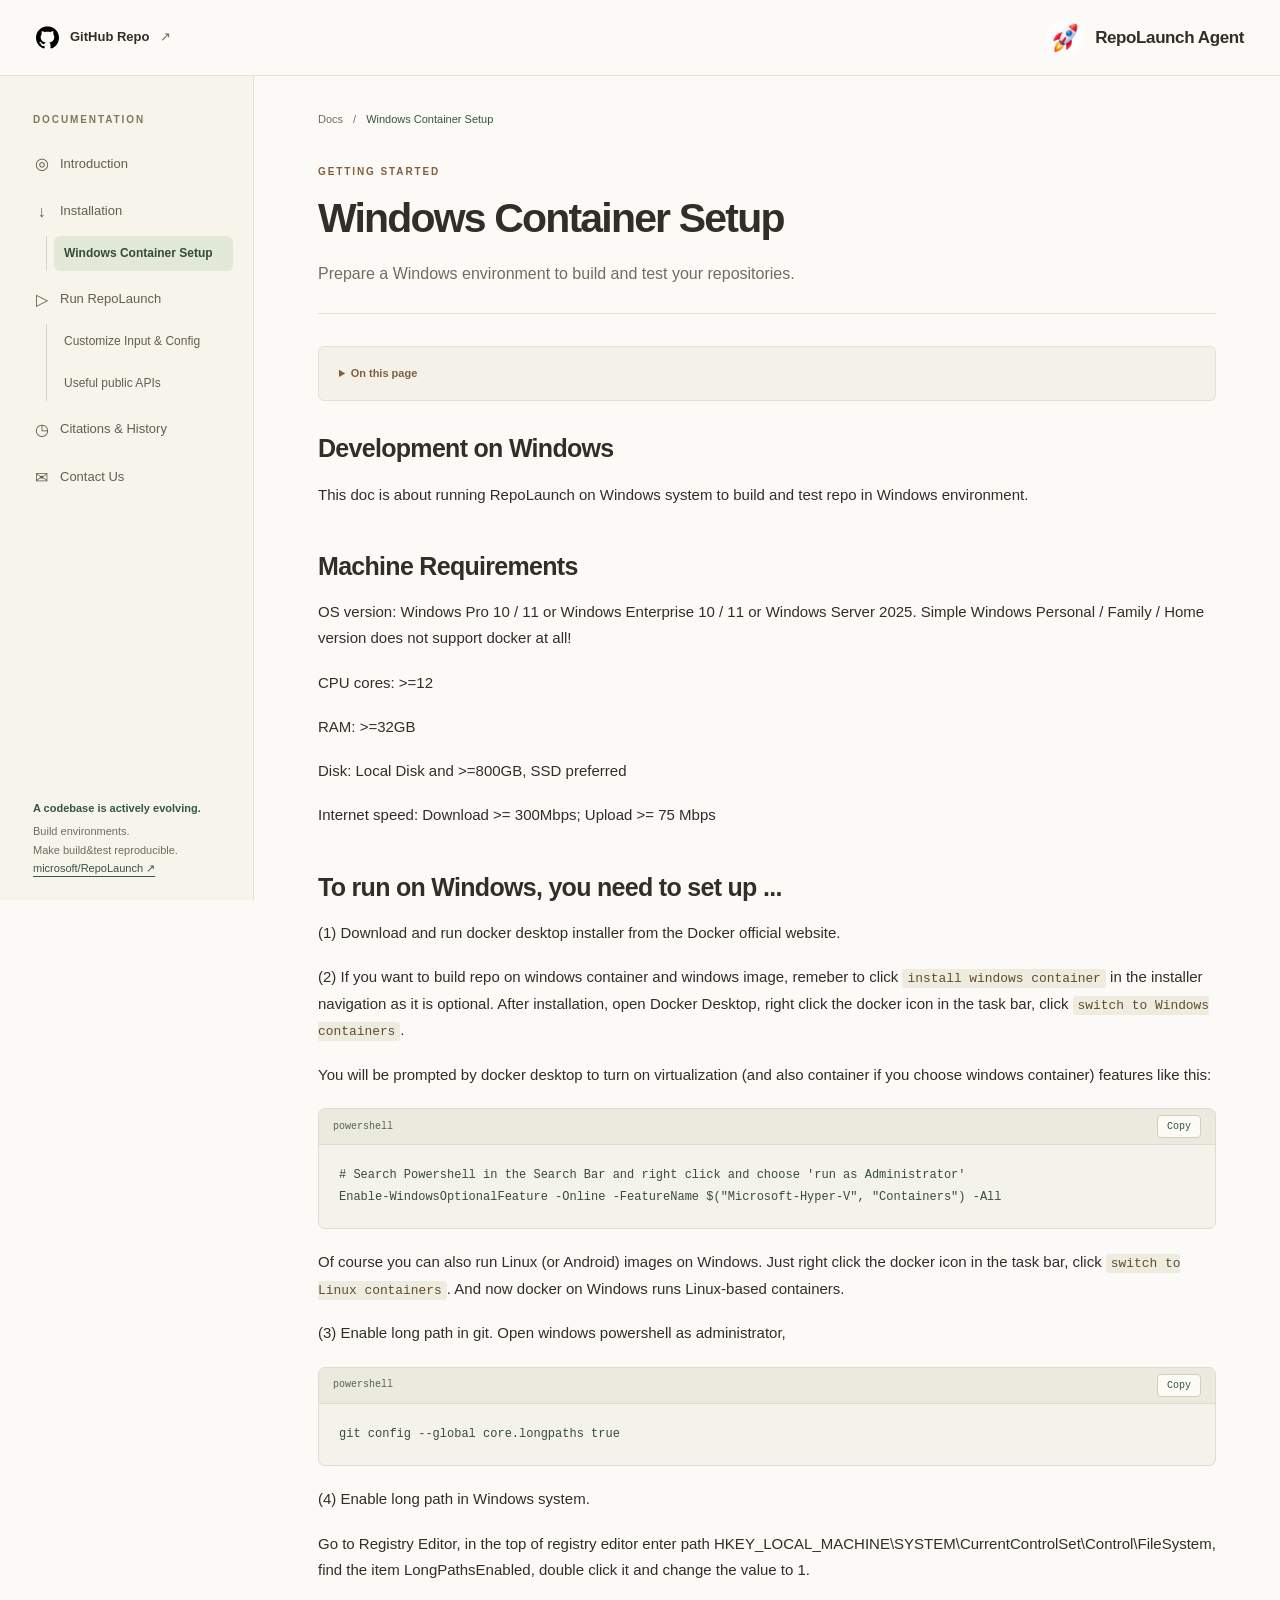
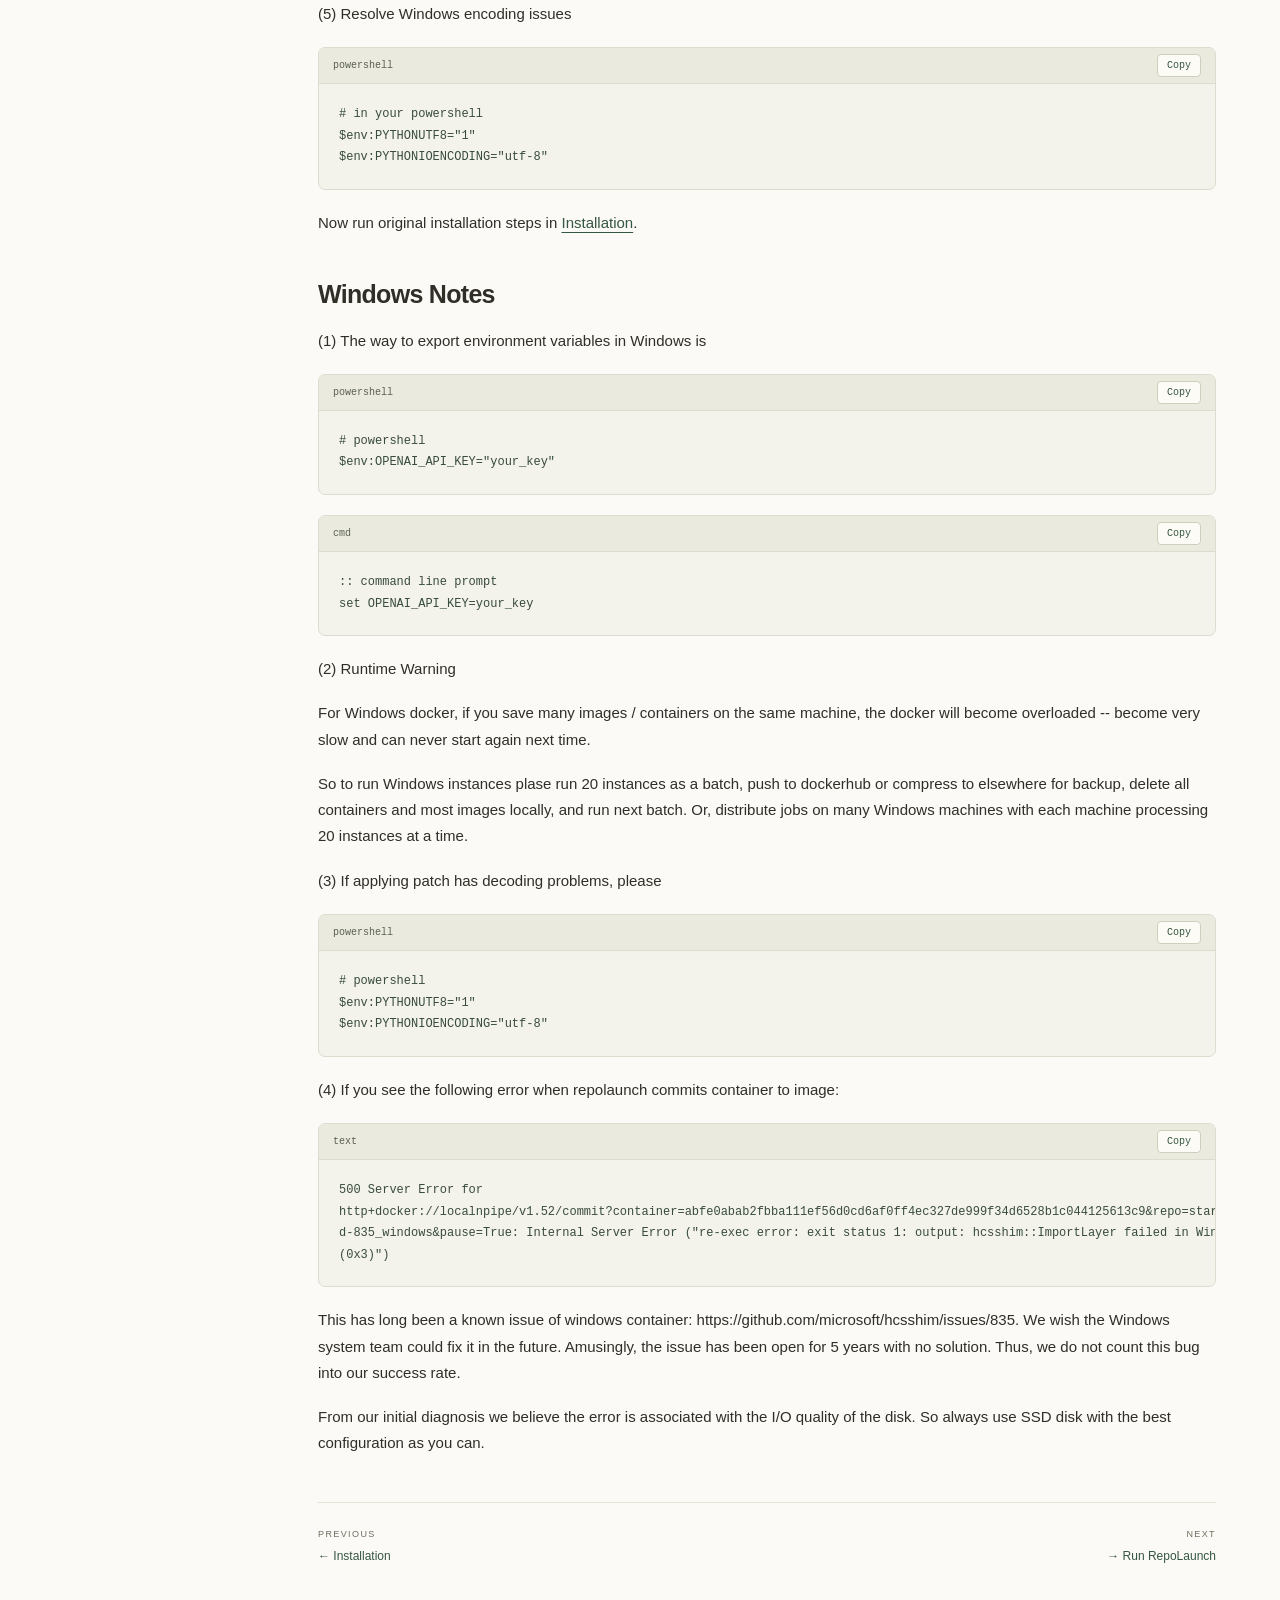
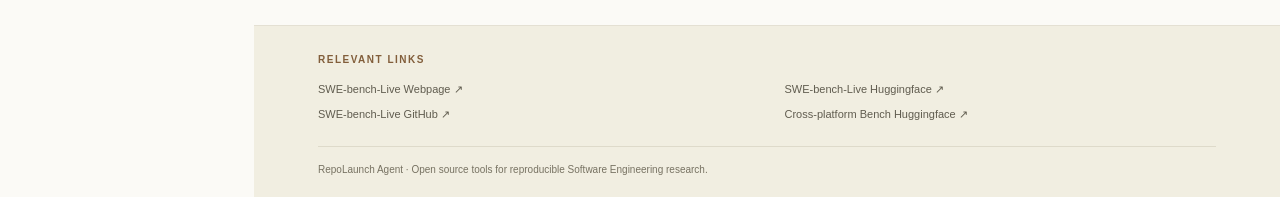
<file: pages/installation/windows.html>
<!doctype html>
<html lang="en">
<head>
  <meta charset="utf-8">
  <meta name="viewport" content="width=device-width, initial-scale=1">
  <meta name="description" content="Prepare a Windows environment to build and test your repositories.">
  <meta name="theme-color" content="#fbfaf6">
  <title>Windows Container Setup · RepoLaunch Agent</title>
  <link rel="icon" type="image/x-icon" sizes="16x16 32x32 48x48" href="/assets/favicon.ico">
  <link rel="icon" type="image/png" sizes="48x48" href="/assets/favicon.png">
  <link rel="stylesheet" href="../../assets/site.css?v=mobile-actions-1">
  <script src="../../assets/site.js?v=shared-layout-5" defer></script>
  <noscript><style>.topbar, .sidebar, .site-footer { display: none; } .site-body { margin-left: 0; padding-top: 0; }</style></noscript>
</head>
<body>
  <a class="skip-link" href="#main-content">Skip to content</a>
  <header class="topbar" data-shared="header"></header>
  <aside class="sidebar" id="site-navigation" data-shared="sidebar"></aside>
  <div class="menu-backdrop" aria-hidden="true"></div>
  <div class="site-body">
    <main class="content" id="main-content" tabindex="-1">
      <div class="breadcrumb"><a href="../../index.html">Docs</a><span aria-hidden="true">/</span><span>Windows Container Setup</span></div>
      <header class="page-header"><p class="eyebrow">Getting started</p><h1>Windows Container Setup</h1><p class="subtitle">Prepare a Windows environment to build and test your repositories.</p></header>
      <details class="toc"><summary>On this page</summary><div>
<ul>
<li><a href="#machine-requirements">Machine Requirements</a></li>
<li><a href="#to-run-on-windows-you-need-to-set-up">To run on Windows, you need to set up ...</a></li>
<li><a href="#windows-notes">Windows Notes</a></li>
</ul>
</div>
</details>
      <article class="article" aria-label="Windows Container Setup">
        <h2 id="development-on-windows">Development on Windows</h2>
<p>This doc is about running RepoLaunch on Windows system to build and test repo in Windows environment.</p>
<h2 id="machine-requirements">Machine Requirements</h2>
<p>OS version: Windows Pro 10 / 11 or Windows Enterprise 10 / 11 or Windows Server 2025. Simple Windows Personal / Family / Home version does not support docker at all!</p>
<p>CPU cores: &gt;=12</p>
<p>RAM: &gt;=32GB</p>
<p>Disk: Local Disk and &gt;=800GB, SSD preferred</p>
<p>Internet speed: Download &gt;= 300Mbps; Upload &gt;= 75 Mbps</p>
<h2 id="to-run-on-windows-you-need-to-set-up">To run on Windows, you need to set up ...</h2>
<p>(1) Download and run docker desktop installer from the Docker official website.</p>
<p>(2) If you want to build repo on windows container and windows image, remeber to click <code>install windows container</code> in the installer navigation as it is optional. After installation, open Docker Desktop, right click the docker icon in the task bar, click <code>switch to Windows containers</code>. </p>
<p>You will be prompted by docker desktop to turn on virtualization (and also container if you choose windows container) features like this:</p>
<div class="code-block"><div class="code-toolbar"><span>powershell</span></div><pre tabindex="0"><code class="language-powershell"># Search Powershell in the Search Bar and right click and choose 'run as Administrator'
Enable-WindowsOptionalFeature -Online -FeatureName $(&quot;Microsoft-Hyper-V&quot;, &quot;Containers&quot;) -All
</code></pre></div>
<p>Of course you can also run Linux (or Android) images on Windows. Just right click the docker icon in the task bar, click <code>switch to Linux containers</code>. And now docker on Windows runs Linux-based containers.</p>
<p>(3) Enable long path in git. Open windows powershell as administrator,</p>
<div class="code-block"><div class="code-toolbar"><span>powershell</span></div><pre tabindex="0"><code class="language-powershell">git config --global core.longpaths true
</code></pre></div>
<p>(4) Enable long path in Windows system. </p>
<p>Go to Registry Editor, in the top of registry editor enter path HKEY_LOCAL_MACHINE\SYSTEM\CurrentControlSet\Control\FileSystem, find the item LongPathsEnabled, double click it and change the value to 1.</p>
<p>(5) Resolve Windows encoding issues</p>
<div class="code-block"><div class="code-toolbar"><span>powershell</span></div><pre tabindex="0"><code class="language-powershell"># in your powershell
$env:PYTHONUTF8=&quot;1&quot;
$env:PYTHONIOENCODING=&quot;utf-8&quot;
</code></pre></div>
<p>Now run original installation steps in <a href="installation.html">Installation</a>.</p>
<h2 id="windows-notes">Windows Notes</h2>
<p>(1) The way to export environment variables in Windows is</p>
<div class="code-block"><div class="code-toolbar"><span>powershell</span></div><pre tabindex="0"><code class="language-powershell"># powershell
$env:OPENAI_API_KEY=&quot;your_key&quot;
</code></pre></div>
<div class="code-block"><div class="code-toolbar"><span>cmd</span></div><pre tabindex="0"><code class="language-cmd">:: command line prompt
set OPENAI_API_KEY=your_key
</code></pre></div>
<p>(2) Runtime Warning</p>
<p>For Windows docker, if you save many images / containers on the same machine, the docker will become overloaded -- become very slow and can never start again next time.</p>
<p>So to run Windows instances plase run 20 instances as a batch, push to dockerhub or compress to elsewhere for backup, delete all containers and most images locally, and run next batch. Or, distribute jobs on many Windows machines with each machine processing 20 instances at a time.</p>
<p>(3) If applying patch has decoding problems, please</p>
<div class="code-block"><div class="code-toolbar"><span>powershell</span></div><pre tabindex="0"><code class="language-powershell"># powershell
$env:PYTHONUTF8=&quot;1&quot;
$env:PYTHONIOENCODING=&quot;utf-8&quot;
</code></pre></div>
<p>(4) If you see the following error when repolaunch commits container to image:</p>
<div class="code-block"><div class="code-toolbar"><span>text</span></div><pre tabindex="0"><code>500 Server Error for
http+docker://localnpipe/v1.52/commit?container=abfe0abab2fbba111ef56d0cd6af0ff4ec327de999f34d6528b1c044125613c9&amp;repo=starryzhang%2Fsweb.eval.win&amp;tag=szimek__signature_pa
d-835_windows&amp;pause=True: Internal Server Error (&quot;re-exec error: exit status 1: output: hcsshim::ImportLayer failed in Win32: The system cannot find the path specified.
(0x3)&quot;)
</code></pre></div>
<p>This has long been a known issue of windows container: https://github.com/microsoft/hcsshim/issues/835. We wish the Windows system team could fix it in the future. Amusingly, the issue has been open for 5 years with no solution. Thus, we do not count this bug into our success rate.</p>
<p>From our initial diagnosis we believe the error is associated with the I/O quality of the disk. So always use SSD disk with the best configuration as you can.</p>
      </article>
      <nav class="page-navigation" aria-label="Previous and next pages"><a href="../../pages/installation/installation.html"><small>Previous</small>← Installation</a><a href="../../pages/run/run.html"><small>Next</small>→ Run RepoLaunch</a></nav>
    </main>
    <footer class="site-footer" data-shared="footer"></footer>
  </div>
  <span class="sr-only" role="status" id="copy-status" aria-live="polite"></span>
</body>
</html>
</file>
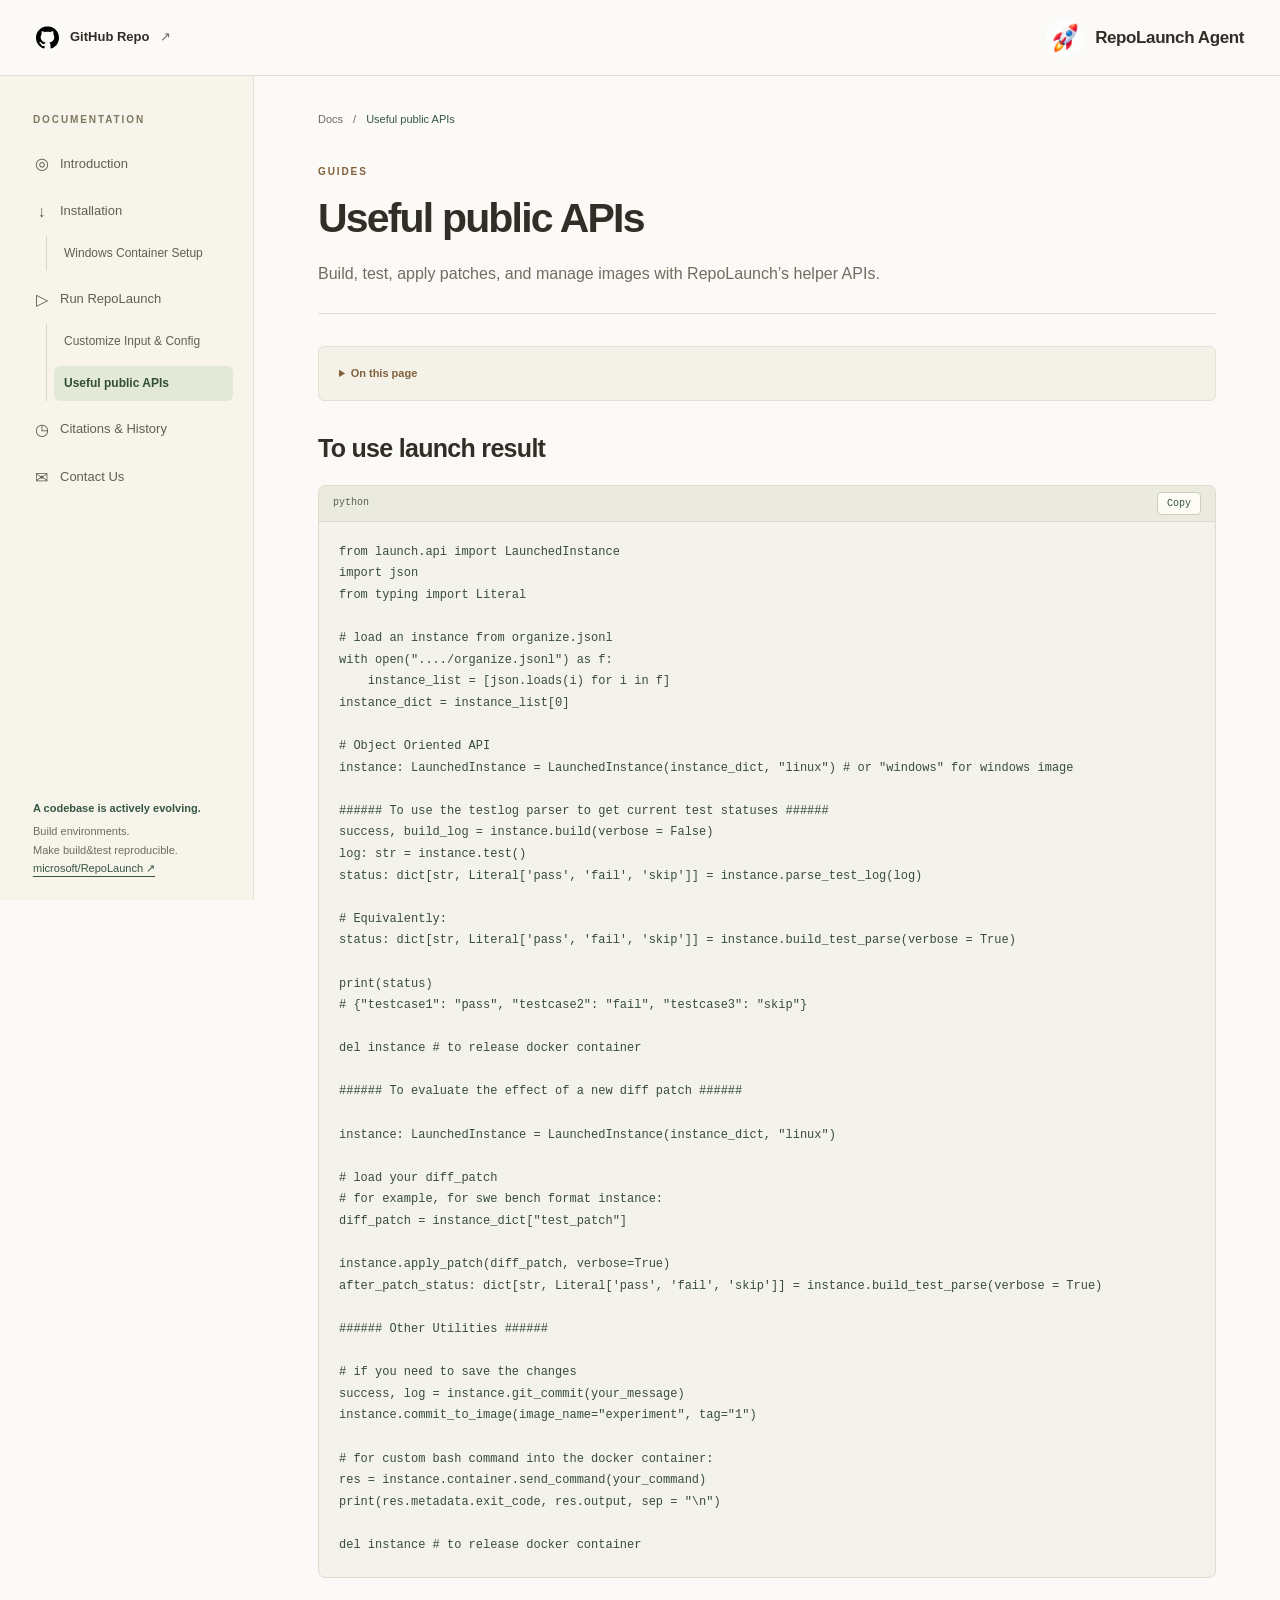
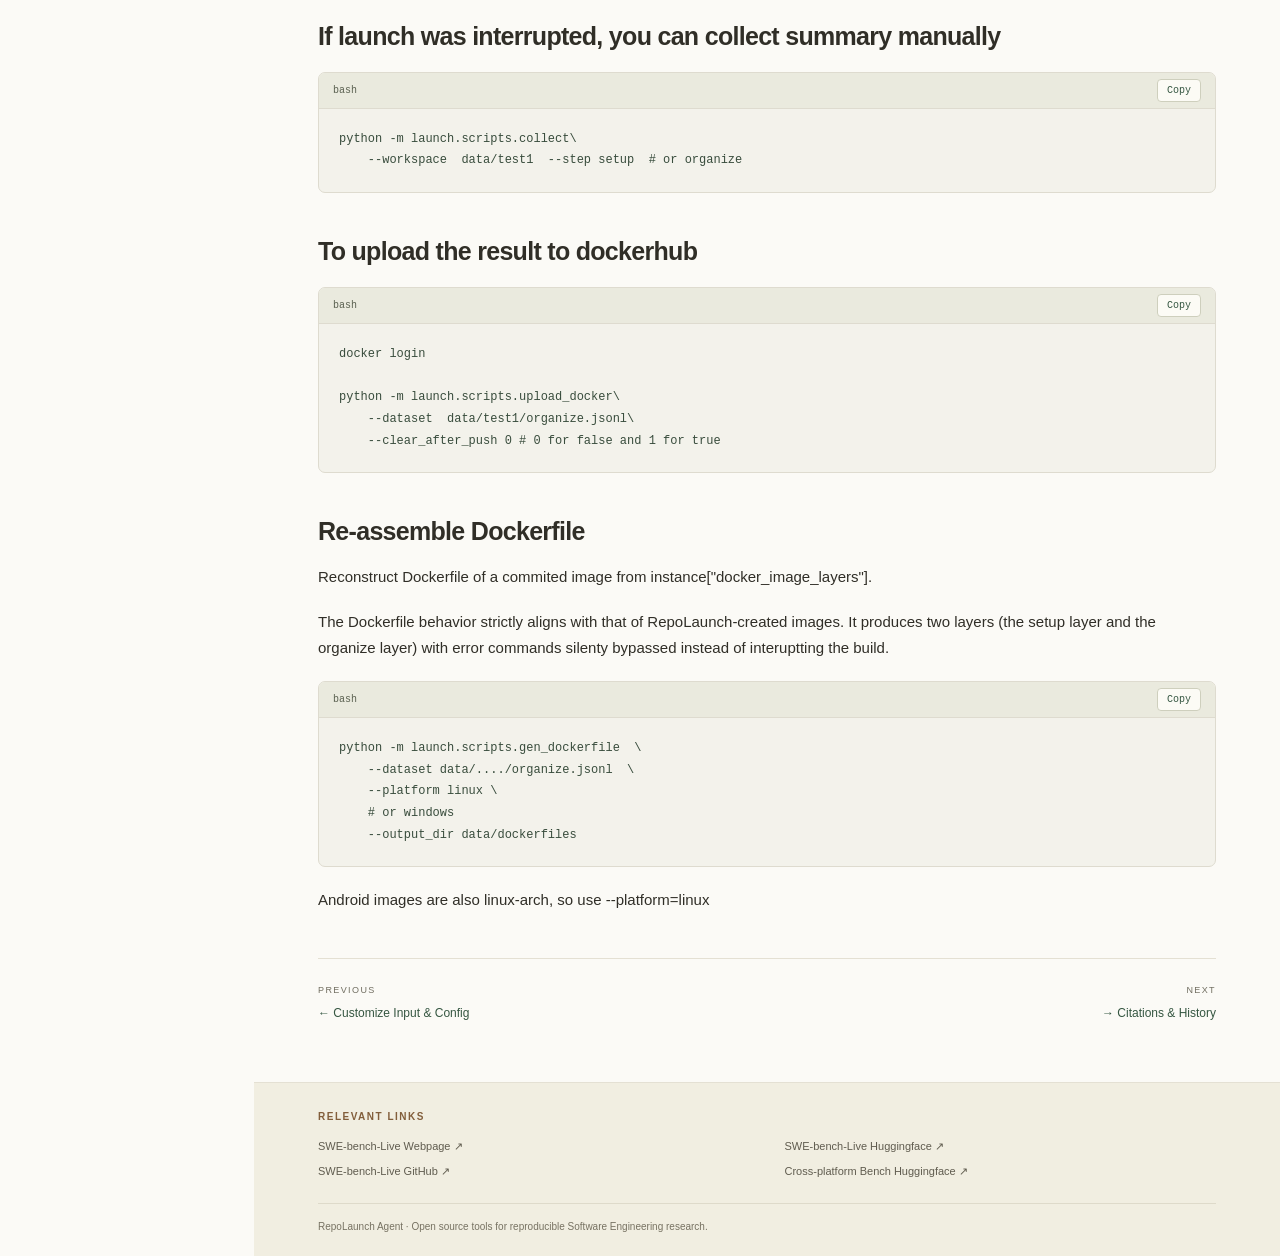
<file: pages/run/api.html>
<!doctype html>
<html lang="en">
<head>
  <meta charset="utf-8">
  <meta name="viewport" content="width=device-width, initial-scale=1">
  <meta name="description" content="Build, test, apply patches, and manage images with RepoLaunch’s helper APIs.">
  <meta name="theme-color" content="#fbfaf6">
  <title>Useful public APIs · RepoLaunch Agent</title>
  <link rel="icon" type="image/x-icon" sizes="16x16 32x32 48x48" href="/assets/favicon.ico">
  <link rel="icon" type="image/png" sizes="48x48" href="/assets/favicon.png">
  <link rel="stylesheet" href="../../assets/site.css?v=mobile-actions-1">
  <script src="../../assets/site.js?v=shared-layout-5" defer></script>
  <noscript><style>.topbar, .sidebar, .site-footer { display: none; } .site-body { margin-left: 0; padding-top: 0; }</style></noscript>
</head>
<body>
  <a class="skip-link" href="#main-content">Skip to content</a>
  <header class="topbar" data-shared="header"></header>
  <aside class="sidebar" id="site-navigation" data-shared="sidebar"></aside>
  <div class="menu-backdrop" aria-hidden="true"></div>
  <div class="site-body">
    <main class="content" id="main-content" tabindex="-1">
      <div class="breadcrumb"><a href="../../index.html">Docs</a><span aria-hidden="true">/</span><span>Useful public APIs</span></div>
      <header class="page-header"><p class="eyebrow">Guides</p><h1>Useful public APIs</h1><p class="subtitle">Build, test, apply patches, and manage images with RepoLaunch’s helper APIs.</p></header>
      <details class="toc"><summary>On this page</summary><div>
<ul>
<li><a href="#to-use-launch-result">To use launch result</a></li>
<li><a href="#if-launch-was-interrupted-you-can-collect-summary-manually">If launch was interrupted, you can collect summary manually</a></li>
<li><a href="#to-upload-the-result-to-dockerhub">To upload the result to dockerhub</a></li>
<li><a href="#re-assemble-dockerfile">Re-assemble Dockerfile</a></li>
</ul>
</div>
</details>
      <article class="article" aria-label="Useful public APIs">
        <h2 id="to-use-launch-result">To use launch result</h2>
<div class="code-block"><div class="code-toolbar"><span>python</span></div><pre tabindex="0"><code class="language-python">from launch.api import LaunchedInstance
import json
from typing import Literal

# load an instance from organize.jsonl
with open(&quot;..../organize.jsonl&quot;) as f:
    instance_list = [json.loads(i) for i in f]
instance_dict = instance_list[0]

# Object Oriented API
instance: LaunchedInstance = LaunchedInstance(instance_dict, &quot;linux&quot;) # or &quot;windows&quot; for windows image

###### To use the testlog parser to get current test statuses ######
success, build_log = instance.build(verbose = False)
log: str = instance.test()
status: dict[str, Literal['pass', 'fail', 'skip']] = instance.parse_test_log(log)

# Equivalently:
status: dict[str, Literal['pass', 'fail', 'skip']] = instance.build_test_parse(verbose = True)

print(status)
# {&quot;testcase1&quot;: &quot;pass&quot;, &quot;testcase2&quot;: &quot;fail&quot;, &quot;testcase3&quot;: &quot;skip&quot;}

del instance # to release docker container

###### To evaluate the effect of a new diff patch ######

instance: LaunchedInstance = LaunchedInstance(instance_dict, &quot;linux&quot;)

# load your diff_patch
# for example, for swe bench format instance:
diff_patch = instance_dict[&quot;test_patch&quot;]

instance.apply_patch(diff_patch, verbose=True)
after_patch_status: dict[str, Literal['pass', 'fail', 'skip']] = instance.build_test_parse(verbose = True)

###### Other Utilities ######

# if you need to save the changes
success, log = instance.git_commit(your_message)
instance.commit_to_image(image_name=&quot;experiment&quot;, tag=&quot;1&quot;)

# for custom bash command into the docker container:
res = instance.container.send_command(your_command)
print(res.metadata.exit_code, res.output, sep = &quot;\n&quot;)

del instance # to release docker container
</code></pre></div>
<h2 id="if-launch-was-interrupted-you-can-collect-summary-manually">If launch was interrupted, you can collect summary manually</h2>
<div class="code-block"><div class="code-toolbar"><span>bash</span></div><pre tabindex="0"><code class="language-bash">python -m launch.scripts.collect\
    --workspace  data/test1  --step setup  # or organize
</code></pre></div>
<h2 id="to-upload-the-result-to-dockerhub">To upload the result to dockerhub</h2>
<div class="code-block"><div class="code-toolbar"><span>bash</span></div><pre tabindex="0"><code class="language-bash">docker login

python -m launch.scripts.upload_docker\
    --dataset  data/test1/organize.jsonl\
    --clear_after_push 0 # 0 for false and 1 for true
</code></pre></div>
<h2 id="re-assemble-dockerfile">Re-assemble Dockerfile</h2>
<p>Reconstruct Dockerfile of a commited image from instance["docker_image_layers"].</p>
<p>The Dockerfile behavior strictly aligns with that of RepoLaunch-created images. It produces two layers (the setup layer and the organize layer) with error commands silenty bypassed instead of interuptting the build.</p>
<div class="code-block"><div class="code-toolbar"><span>bash</span></div><pre tabindex="0"><code class="language-bash">python -m launch.scripts.gen_dockerfile  \
    --dataset data/..../organize.jsonl  \
    --platform linux \
    # or windows 
    --output_dir data/dockerfiles
</code></pre></div>
<p>Android images are also linux-arch, so use --platform=linux</p>
      </article>
      <nav class="page-navigation" aria-label="Previous and next pages"><a href="customize.html"><small>Previous</small>← Customize Input &amp; Config</a><a href="../../pages/citations.html"><small>Next</small>→ Citations &amp; History</a></nav>
    </main>
    <footer class="site-footer" data-shared="footer"></footer>
  </div>
  <span class="sr-only" role="status" id="copy-status" aria-live="polite"></span>
</body>
</html>
</file>
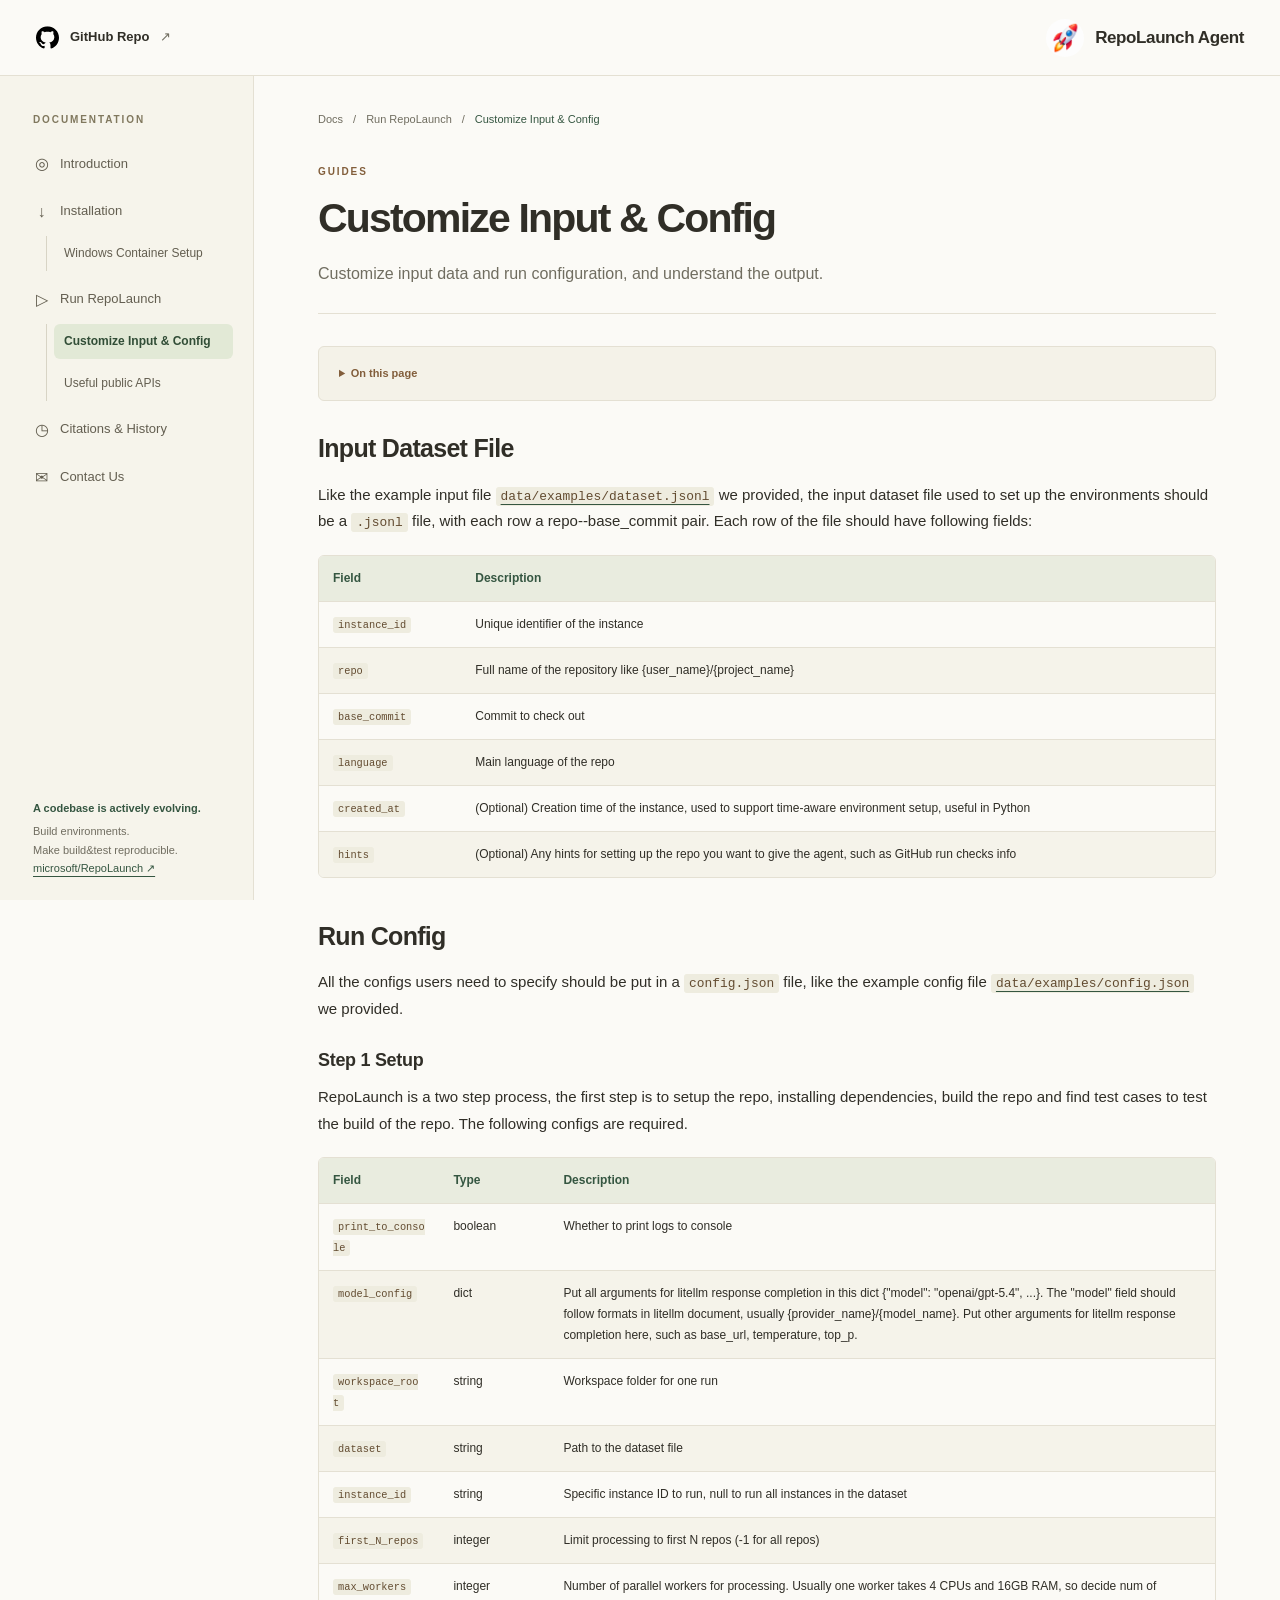
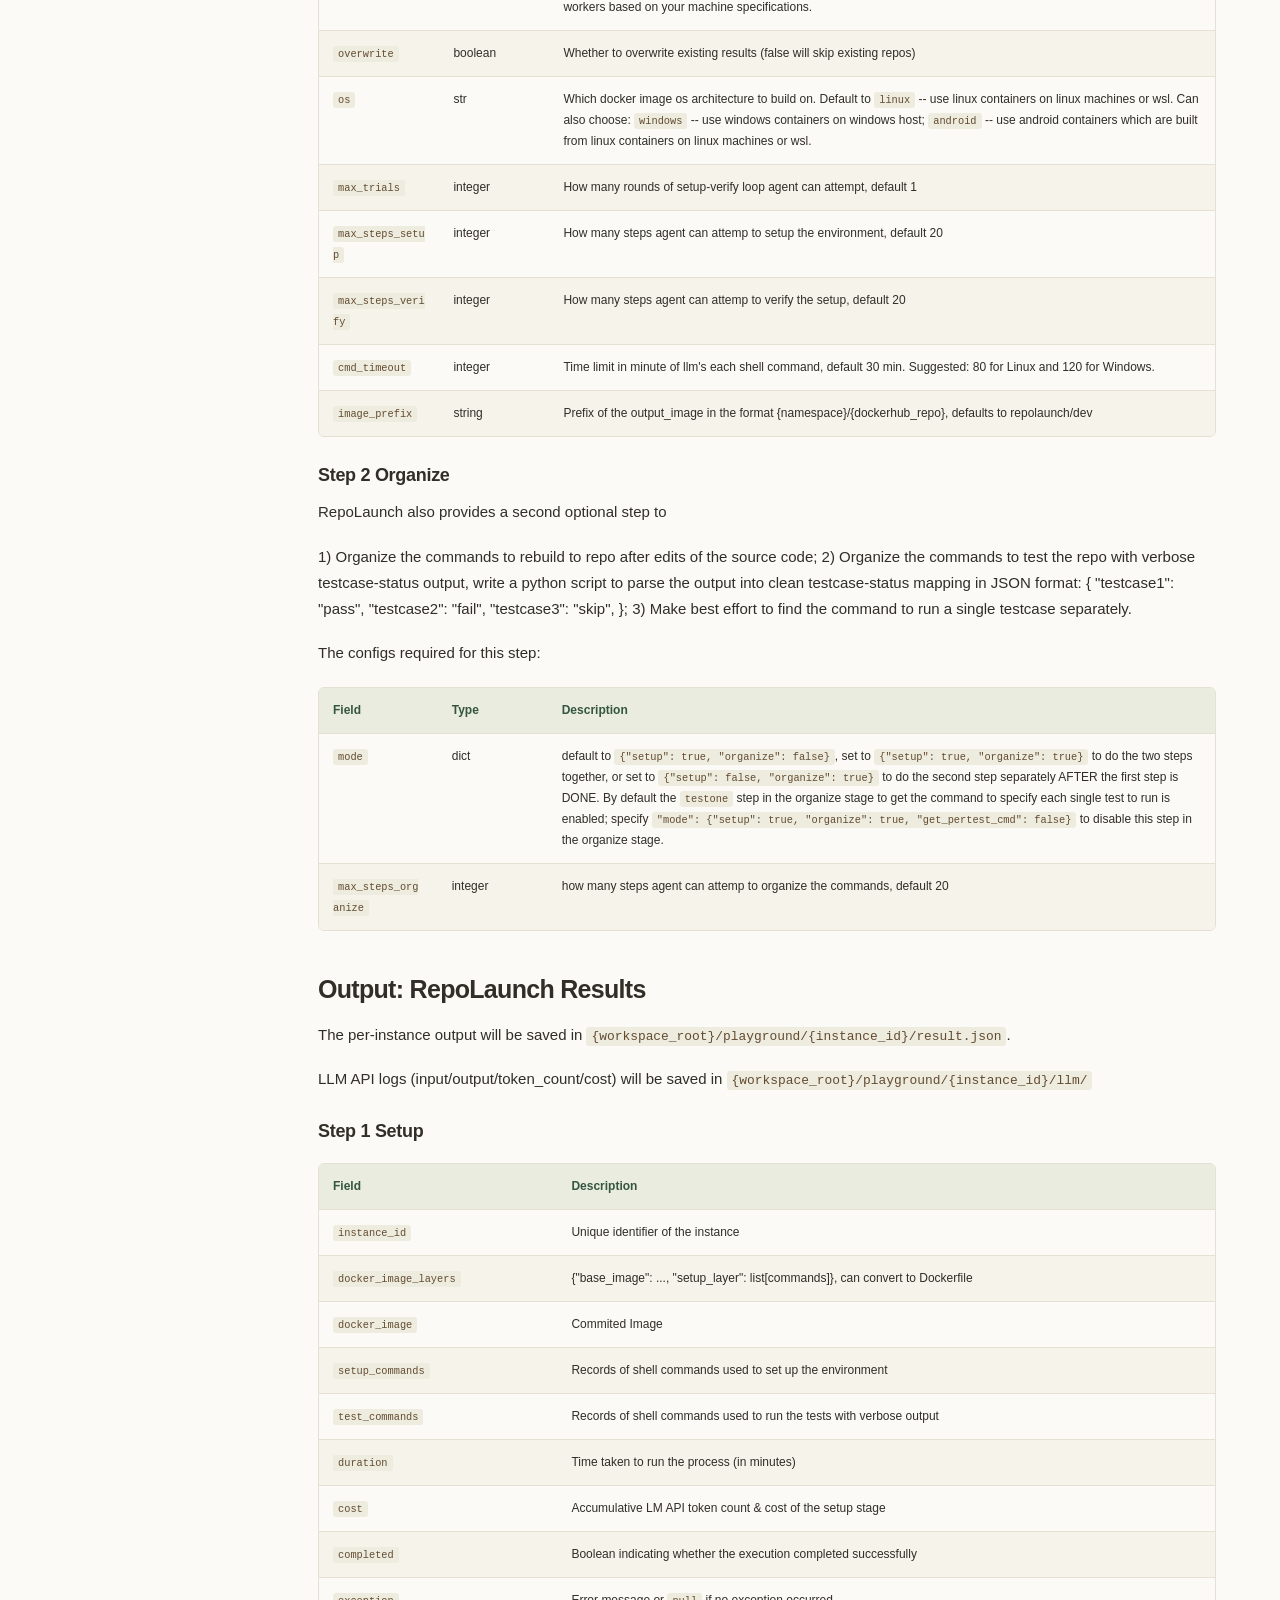
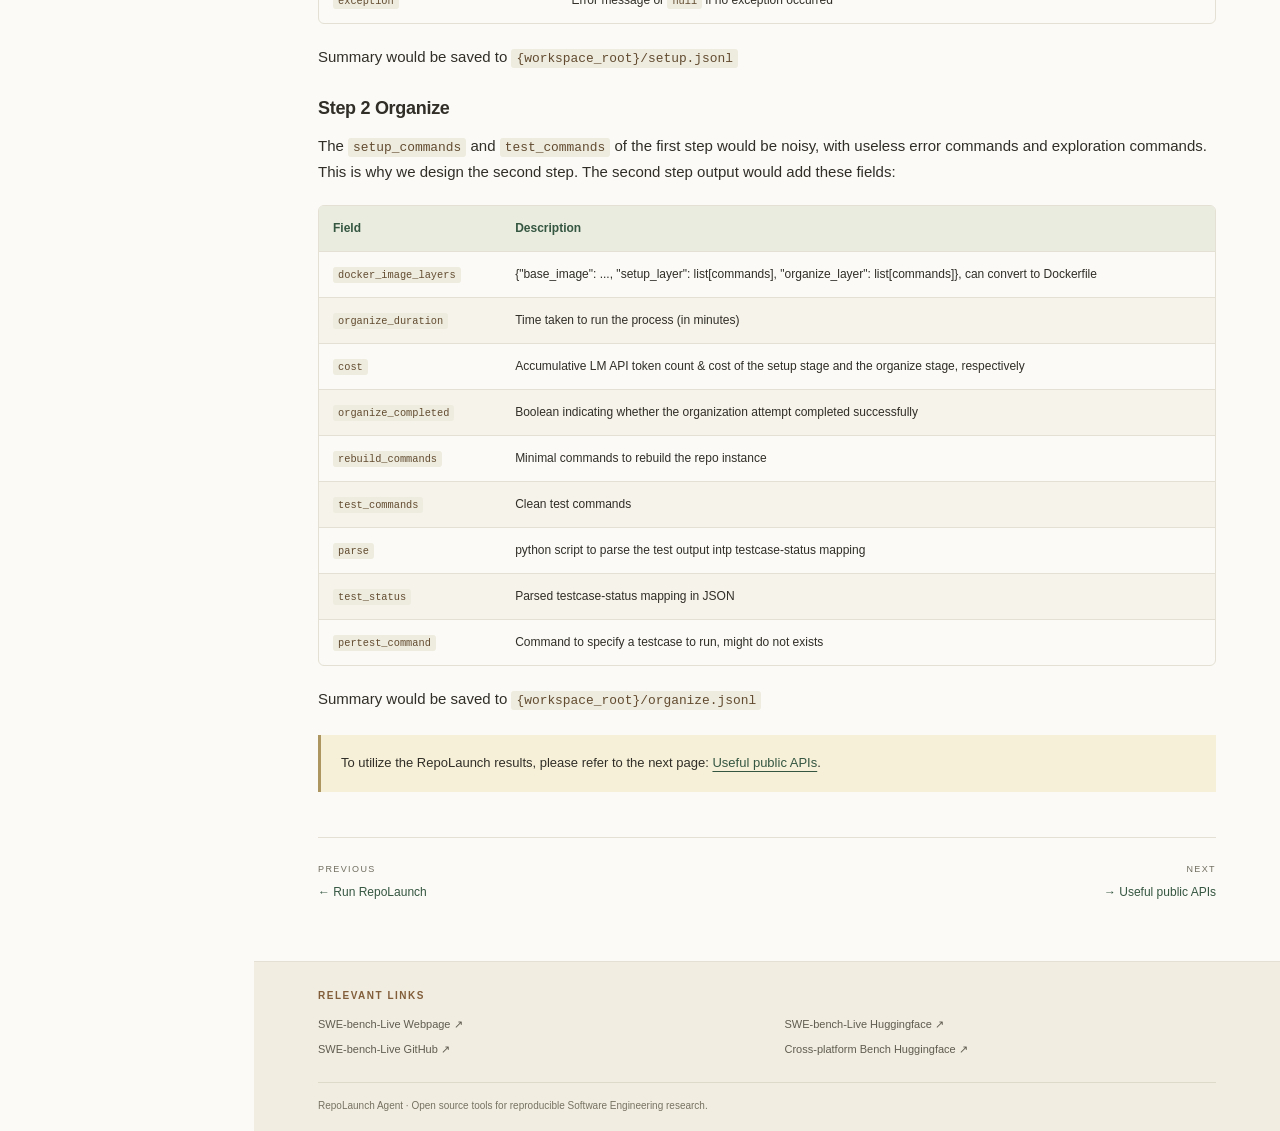
<file: pages/run/customize.html>
<!doctype html>
<html lang="en">
<head>
  <meta charset="utf-8">
  <meta name="viewport" content="width=device-width, initial-scale=1">
  <meta name="description" content="Customize input data and run configuration, and understand the output.">
  <meta name="theme-color" content="#fbfaf6">
  <title>Customize Input &amp; Config · RepoLaunch Agent</title>
  <link rel="icon" type="image/x-icon" sizes="16x16 32x32 48x48" href="/assets/favicon.ico">
  <link rel="icon" type="image/png" sizes="48x48" href="/assets/favicon.png">
  <link rel="stylesheet" href="../../assets/site.css?v=mobile-actions-1">
  <script src="../../assets/site.js?v=shared-layout-5" defer></script>
  <noscript><style>.topbar, .sidebar, .site-footer { display: none; } .site-body { margin-left: 0; padding-top: 0; }</style></noscript>
</head>
<body>
  <a class="skip-link" href="#main-content">Skip to content</a>
  <header class="topbar" data-shared="header"></header>
  <aside class="sidebar" id="site-navigation" data-shared="sidebar"></aside>
  <div class="menu-backdrop" aria-hidden="true"></div>
  <div class="site-body">
    <main class="content" id="main-content" tabindex="-1">
      <div class="breadcrumb"><a href="../../index.html">Docs</a><span aria-hidden="true">/</span><a href="run.html">Run RepoLaunch</a><span aria-hidden="true">/</span><span>Customize Input &amp; Config</span></div>
      <header class="page-header"><p class="eyebrow">Guides</p><h1>Customize Input &amp; Config</h1><p class="subtitle">Customize input data and run configuration, and understand the output.</p></header>
      <details class="toc"><summary>On this page</summary><div>
<ul>
<li><a href="#input">Input Dataset File</a></li>
<li><a href="#run-config">Run Config</a></li>
<li><a href="#output">Output: RepoLaunch Results</a></li>
</ul>
</div>
</details>
      <article class="article" aria-label="Customize Input &amp; Config">
        <h2 id="input">Input Dataset File</h2>
<p>Like the example input file <a href="https://github.com/microsoft/RepoLaunch/blob/main/data/examples/dataset.jsonl"><code>data/examples/dataset.jsonl</code></a> we provided, the input dataset file used to set up the environments should be a <code>.jsonl</code> file, with each row a repo--base_commit pair. Each row of the file should have following fields:</p>
<div class="table-scroll" role="region" aria-label="Reference table" tabindex="0"><table>
<thead>
<tr>
<th>Field</th>
<th>Description</th>
</tr>
</thead>
<tbody>
<tr>
<td><code>instance_id</code></td>
<td>Unique identifier of the instance</td>
</tr>
<tr>
<td><code>repo</code></td>
<td>Full name of the repository like {user_name}/{project_name}</td>
</tr>
<tr>
<td><code>base_commit</code></td>
<td>Commit to check out</td>
</tr>
<tr>
<td><code>language</code></td>
<td>Main language of the repo</td>
</tr>
<tr>
<td><code>created_at</code></td>
<td>(Optional) Creation time of the instance, used to support time-aware environment setup, useful in Python</td>
</tr>
<tr>
<td><code>hints</code></td>
<td>(Optional)  Any hints for setting up the repo you want to give the agent, such as GitHub run checks info</td>
</tr>
</tbody>
</table></div>
<h2 id="run-config">Run Config</h2>
<p>All the configs users need to specify should be put in a <code>config.json</code> file, like the example config file <a href="https://github.com/microsoft/RepoLaunch/blob/main/data/examples/config.json"><code>data/examples/config.json</code></a> we provided.</p>
<h3 id="step-1-setup">Step 1 Setup</h3>
<p>RepoLaunch is a two step process, the first step is to setup the repo, installing dependencies, build the repo and find test cases to test the build of the repo. The following configs are required.</p>
<div class="table-scroll" role="region" aria-label="Reference table" tabindex="0"><table>
<thead>
<tr>
<th>Field</th>
<th>Type</th>
<th>Description</th>
</tr>
</thead>
<tbody>
<tr>
<td><code>print_to_console</code></td>
<td>boolean</td>
<td>Whether to print logs to console</td>
</tr>
<tr>
<td><code>model_config</code></td>
<td>dict</td>
<td>Put all arguments for litellm response completion in this dict {"model": "openai/gpt-5.4", ...}. The "model" field should follow formats in litellm document, usually {provider_name}/{model_name}. Put other arguments for litellm response completion here, such as base_url, temperature, top_p.</td>
</tr>
<tr>
<td><code>workspace_root</code></td>
<td>string</td>
<td>Workspace folder for one run</td>
</tr>
<tr>
<td><code>dataset</code></td>
<td>string</td>
<td>Path to the dataset file</td>
</tr>
<tr>
<td><code>instance_id</code></td>
<td>string</td>
<td>Specific instance ID to run, null to run all instances in the dataset</td>
</tr>
<tr>
<td><code>first_N_repos</code></td>
<td>integer</td>
<td>Limit processing to first N repos (-1 for all repos)</td>
</tr>
<tr>
<td><code>max_workers</code></td>
<td>integer</td>
<td>Number of parallel workers for processing. Usually one worker takes 4 CPUs and 16GB RAM, so decide num of workers based on your machine specifications.</td>
</tr>
<tr>
<td><code>overwrite</code></td>
<td>boolean</td>
<td>Whether to overwrite existing results (false will skip existing repos)</td>
</tr>
<tr>
<td><code>os</code></td>
<td>str</td>
<td>Which docker image os architecture to build on. Default to <code>linux</code> -- use linux containers on linux machines or wsl. Can also choose: <code>windows</code> -- use windows containers on windows host; <code>android</code> -- use android containers which are built from linux containers on linux machines or wsl.</td>
</tr>
<tr>
<td><code>max_trials</code></td>
<td>integer</td>
<td>How many rounds of setup-verify loop agent can attempt, default 1</td>
</tr>
<tr>
<td><code>max_steps_setup</code></td>
<td>integer</td>
<td>How many steps agent can attemp to setup the environment, default 20</td>
</tr>
<tr>
<td><code>max_steps_verify</code></td>
<td>integer</td>
<td>How many steps agent can attemp to verify the setup, default 20</td>
</tr>
<tr>
<td><code>cmd_timeout</code></td>
<td>integer</td>
<td>Time limit in minute of llm's each shell command, default 30 min. Suggested: 80 for Linux and 120 for Windows.</td>
</tr>
<tr>
<td><code>image_prefix</code></td>
<td>string</td>
<td>Prefix of the output_image in the format {namespace}/{dockerhub_repo}, defaults to repolaunch/dev</td>
</tr>
</tbody>
</table></div>
<h3 id="step-2-organize">Step 2 Organize</h3>
<p>RepoLaunch also provides a second optional step to </p>
<p>1) Organize the commands to rebuild to repo after edits of the source code;
2) Organize the commands to test the repo with verbose testcase-status output, write a python script to parse the output into clean testcase-status mapping in JSON format:
    {
        "testcase1": "pass",
        "testcase2": "fail",
        "testcase3": "skip",
    };
3) Make best effort to find the command to run a single testcase separately.</p>
<p>The configs required for this step:</p>
<div class="table-scroll" role="region" aria-label="Reference table" tabindex="0"><table>
<thead>
<tr>
<th>Field</th>
<th>Type</th>
<th>Description</th>
</tr>
</thead>
<tbody>
<tr>
<td><code>mode</code></td>
<td>dict</td>
<td>default to <code>{"setup": true, "organize": false}</code>, set to <code>{"setup": true, "organize": true}</code> to do the two steps together, or set to <code>{"setup": false, "organize": true}</code> to do the second step separately AFTER the first step is DONE. By default the <code>testone</code> step in the organize stage to get the command to specify each single test to run is enabled; specify <code>"mode": {"setup": true, "organize": true, "get_pertest_cmd": false}</code> to disable this step in the organize stage.</td>
</tr>
<tr>
<td><code>max_steps_organize</code></td>
<td>integer</td>
<td>how many steps agent can attemp to organize the commands, default 20</td>
</tr>
</tbody>
</table></div>
<h2 id="output">Output: RepoLaunch Results</h2>
<p>The per-instance output will be saved in <code>{workspace_root}/playground/{instance_id}/result.json</code>.</p>
<p>LLM API logs (input/output/token_count/cost) will be saved in <code>{workspace_root}/playground/{instance_id}/llm/</code></p>
<h3 id="step-1-setup_1">Step 1 Setup</h3>
<div class="table-scroll" role="region" aria-label="Reference table" tabindex="0"><table>
<thead>
<tr>
<th>Field</th>
<th>Description</th>
</tr>
</thead>
<tbody>
<tr>
<td><code>instance_id</code></td>
<td>Unique identifier of the instance</td>
</tr>
<tr>
<td><code>docker_image_layers</code></td>
<td>{"base_image": ..., "setup_layer": list[commands]}, can convert to Dockerfile</td>
</tr>
<tr>
<td><code>docker_image</code></td>
<td>Commited Image</td>
</tr>
<tr>
<td><code>setup_commands</code></td>
<td>Records of shell commands used to set up the environment</td>
</tr>
<tr>
<td><code>test_commands</code></td>
<td>Records of shell commands used to run the tests with verbose output</td>
</tr>
<tr>
<td><code>duration</code></td>
<td>Time taken to run the process (in minutes)</td>
</tr>
<tr>
<td><code>cost</code></td>
<td>Accumulative LM API token count &amp; cost of the setup stage</td>
</tr>
<tr>
<td><code>completed</code></td>
<td>Boolean indicating whether the execution completed successfully</td>
</tr>
<tr>
<td><code>exception</code></td>
<td>Error message or <code>null</code> if no exception occurred</td>
</tr>
</tbody>
</table></div>
<p>Summary would be saved to <code>{workspace_root}/setup.jsonl</code></p>
<h3 id="step-2-organize_1">Step 2 Organize</h3>
<p>The <code>setup_commands</code> and <code>test_commands</code> of the first step would be noisy, with useless error commands and exploration commands. This is why we design the second step. The second step output would add these fields:</p>
<div class="table-scroll" role="region" aria-label="Reference table" tabindex="0"><table>
<thead>
<tr>
<th>Field</th>
<th>Description</th>
</tr>
</thead>
<tbody>
<tr>
<td><code>docker_image_layers</code></td>
<td>{"base_image": ..., "setup_layer": list[commands], "organize_layer":  list[commands]}, can convert to Dockerfile</td>
</tr>
<tr>
<td><code>organize_duration</code></td>
<td>Time taken to run the process (in minutes)</td>
</tr>
<tr>
<td><code>cost</code></td>
<td>Accumulative LM API token count &amp; cost of the setup stage and the organize stage, respectively</td>
</tr>
<tr>
<td><code>organize_completed</code></td>
<td>Boolean indicating whether the organization attempt completed successfully</td>
</tr>
<tr>
<td><code>rebuild_commands</code></td>
<td>Minimal commands to rebuild the repo instance</td>
</tr>
<tr>
<td><code>test_commands</code></td>
<td>Clean test commands</td>
</tr>
<tr>
<td><code>parse</code></td>
<td>python script to parse the test output intp testcase-status mapping</td>
</tr>
<tr>
<td><code>test_status</code></td>
<td>Parsed testcase-status mapping in JSON</td>
</tr>
<tr>
<td><code>pertest_command</code></td>
<td>Command to specify a testcase to run, might do not exists</td>
</tr>
</tbody>
</table></div>
<p>Summary would be saved to <code>{workspace_root}/organize.jsonl</code></p>
<div class="callout"><p>To utilize the RepoLaunch results, please refer to the next page: <a href="api.html">Useful public APIs</a>.</p></div>
      </article>
      <nav class="page-navigation" aria-label="Previous and next pages"><a href="run.html"><small>Previous</small>← Run RepoLaunch</a><a href="api.html"><small>Next</small>→ Useful public APIs</a></nav>
    </main>
    <footer class="site-footer" data-shared="footer"></footer>
  </div>
  <span class="sr-only" role="status" id="copy-status" aria-live="polite"></span>
</body>
</html>
</file>
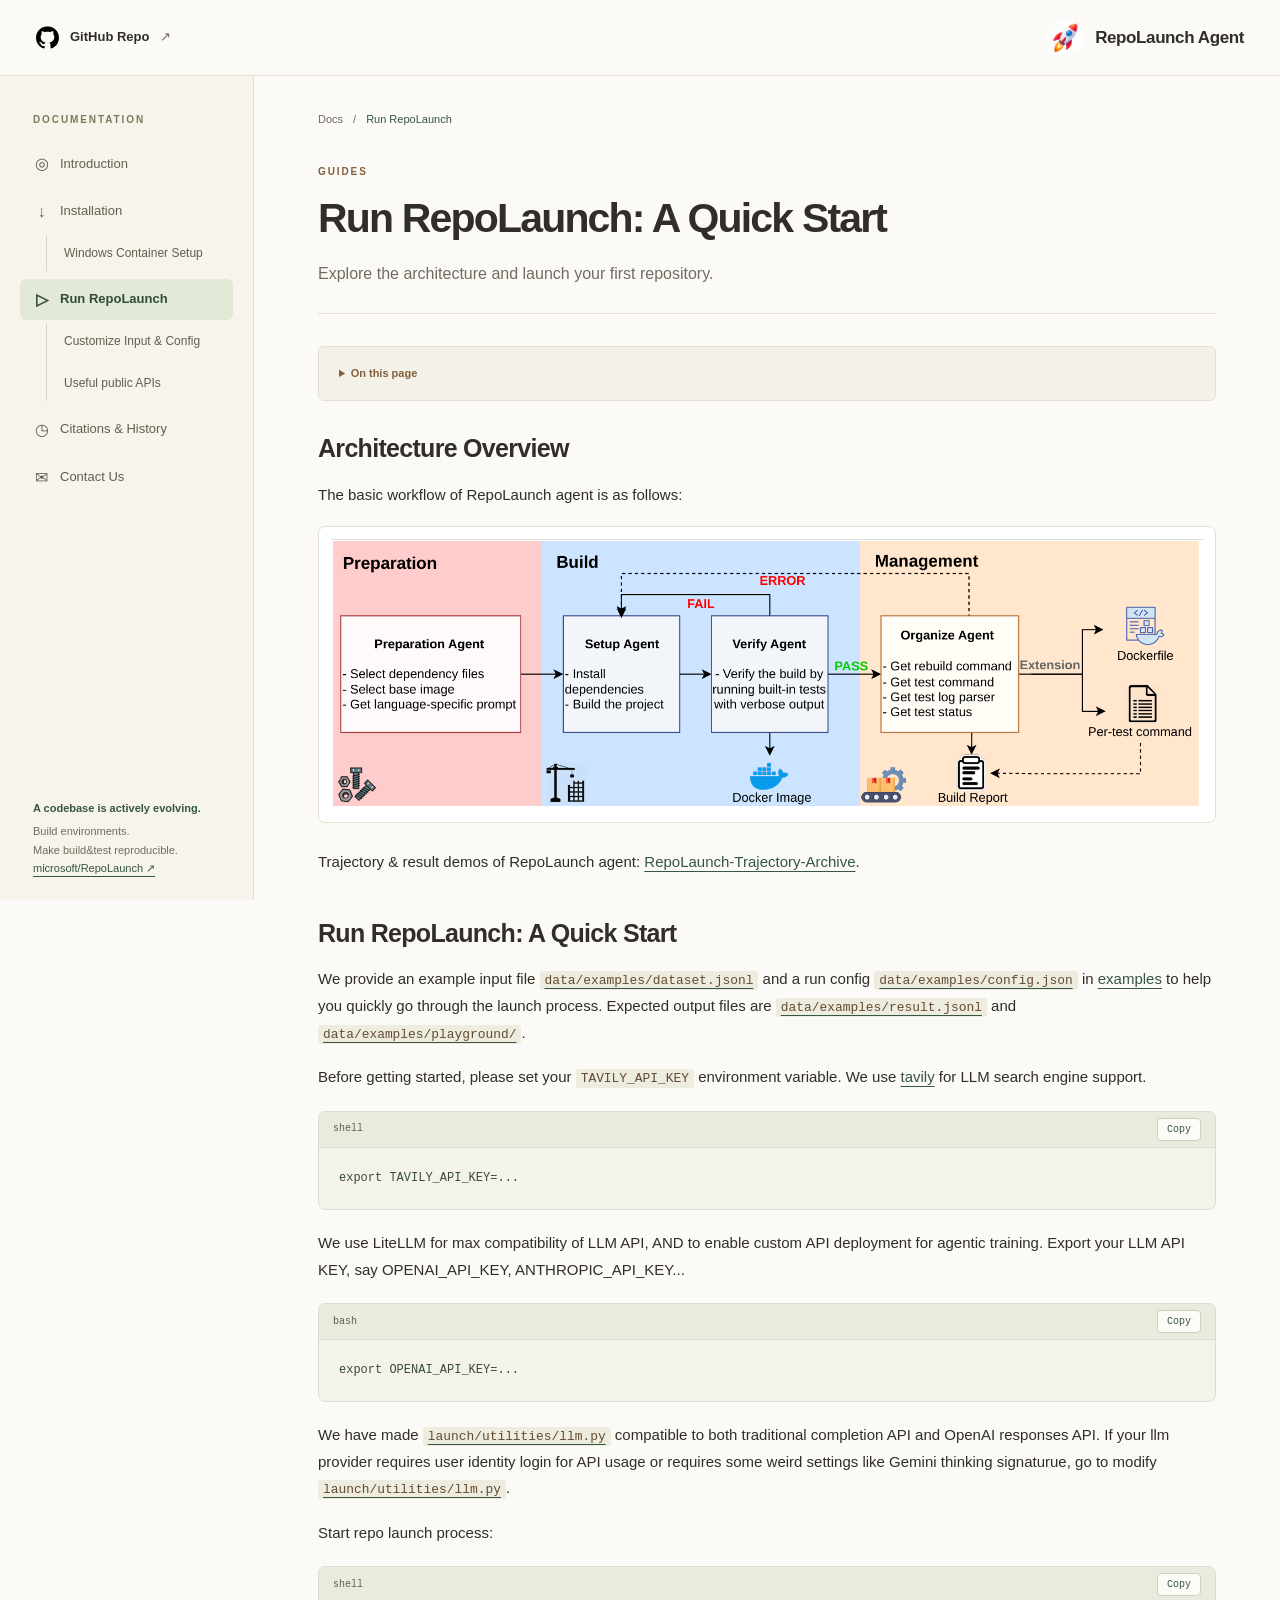
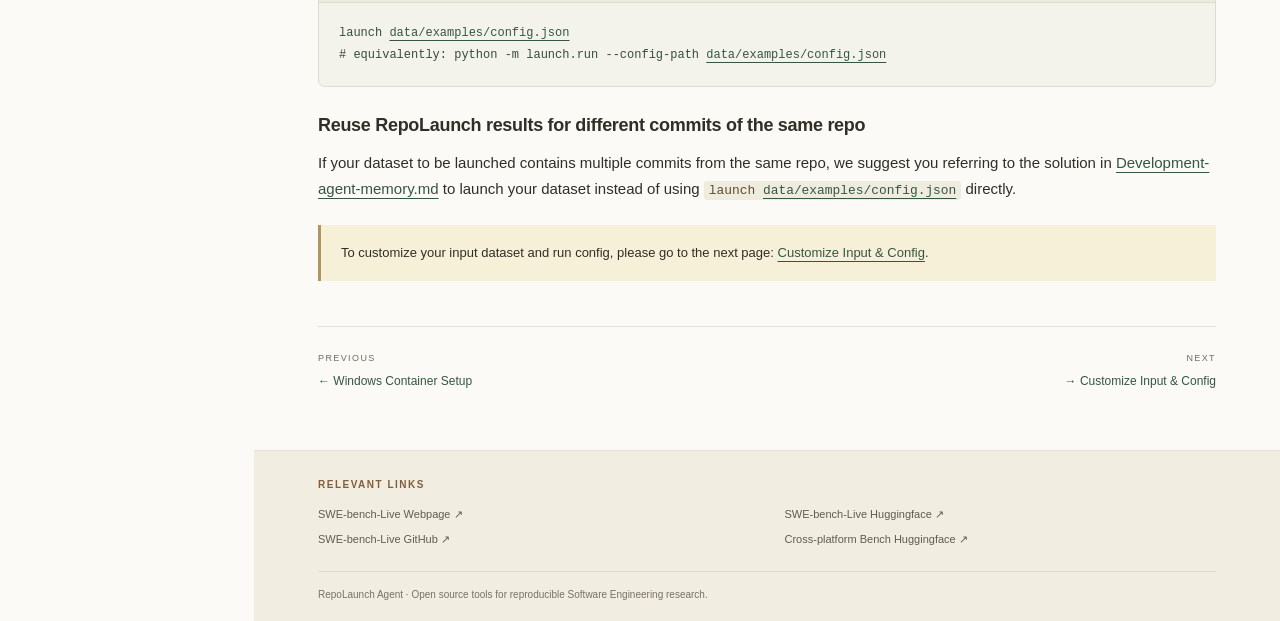
<file: pages/run/run.html>
<!doctype html>
<html lang="en">
<head>
  <meta charset="utf-8">
  <meta name="viewport" content="width=device-width, initial-scale=1">
  <meta name="description" content="Explore the architecture and launch your first repository.">
  <meta name="theme-color" content="#fbfaf6">
  <title>Run RepoLaunch · RepoLaunch Agent</title>
  <link rel="icon" type="image/x-icon" sizes="16x16 32x32 48x48" href="/assets/favicon.ico">
  <link rel="icon" type="image/png" sizes="48x48" href="/assets/favicon.png">
  <link rel="stylesheet" href="../../assets/site.css?v=mobile-actions-1">
  <script src="../../assets/site.js?v=shared-layout-5" defer></script>
  <noscript><style>.topbar, .sidebar, .site-footer { display: none; } .site-body { margin-left: 0; padding-top: 0; }</style></noscript>
</head>
<body>
  <a class="skip-link" href="#main-content">Skip to content</a>
  <header class="topbar" data-shared="header"></header>
  <aside class="sidebar" id="site-navigation" data-shared="sidebar"></aside>
  <div class="menu-backdrop" aria-hidden="true"></div>
  <div class="site-body">
    <main class="content" id="main-content" tabindex="-1">
      <div class="breadcrumb"><a href="../../index.html">Docs</a><span aria-hidden="true">/</span><span>Run RepoLaunch</span></div>
      <header class="page-header"><p class="eyebrow">Guides</p><h1>Run RepoLaunch: A Quick Start</h1><p class="subtitle">Explore the architecture and launch your first repository.</p></header>
      <details class="toc"><summary>On this page</summary><div>
<ul>
<li><a href="#launch-your-repository">Architecture Overview</a></li>
<li><a href="#run-repolaunch">Run RepoLaunch: A Quick Start</a></li>
</ul>
</div>
</details>
      <article class="article" aria-label="Run RepoLaunch">
        <h2 id="launch-your-repository">Architecture Overview</h2>
<p>The basic workflow of RepoLaunch agent is as follows:</p>
<p><img alt="RepoLaunch Workflow" src="../../assets/workflow.png" /></p>
<p>Trajectory &amp; result demos of RepoLaunch agent: <a href="https://github.com/SWE-bench-Live/RepoLaunch-trajectory-archive">RepoLaunch-Trajectory-Archive</a>.</p>
<h2 id="run-repolaunch">Run RepoLaunch: A Quick Start</h2>
<p>We provide an example input file <a href="https://github.com/microsoft/RepoLaunch/blob/main/data/examples/dataset.jsonl"><code>data/examples/dataset.jsonl</code></a> and a run config <a href="https://github.com/microsoft/RepoLaunch/blob/main/data/examples/config.json"><code>data/examples/config.json</code></a> in <a href="https://github.com/microsoft/RepoLaunch/tree/main/data/examples">examples</a> to help you quickly go through the launch process. Expected output files are <a href="https://github.com/microsoft/RepoLaunch/blob/main/data/examples/result.jsonl"><code>data/examples/result.jsonl</code></a> and <a href="https://github.com/microsoft/RepoLaunch/tree/main/data/examples/playground"><code>data/examples/playground/</code></a>.</p>
<p>Before getting started, please set your <code>TAVILY_API_KEY</code> environment variable. We use <a href="https://www.tavily.com/">tavily</a> for LLM search engine support.</p>
<div class="code-block"><div class="code-toolbar"><span>shell</span></div><pre tabindex="0"><code class="language-shell">export TAVILY_API_KEY=...
</code></pre></div>
<p>We use LiteLLM for max compatibility of LLM API, AND to enable custom API deployment for agentic training. Export your LLM API KEY, say OPENAI_API_KEY, ANTHROPIC_API_KEY... </p>
<div class="code-block"><div class="code-toolbar"><span>bash</span></div><pre tabindex="0"><code class="language-bash">export OPENAI_API_KEY=...
</code></pre></div>
<p>We have made <a href="https://github.com/microsoft/RepoLaunch/blob/main/launch/utilities/llm.py"><code>launch/utilities/llm.py</code></a> compatible to both traditional completion API and OpenAI responses API.
If your llm provider requires user identity login for API usage or requires some weird settings like Gemini thinking signaturue, go to modify <a href="https://github.com/microsoft/RepoLaunch/blob/main/launch/utilities/llm.py"><code>launch/utilities/llm.py</code></a>.</p>
<p>Start repo launch process:</p>
<div class="code-block"><div class="code-toolbar"><span>shell</span></div><pre tabindex="0"><code class="language-shell">launch <a href="https://github.com/microsoft/RepoLaunch/blob/main/data/examples/config.json">data/examples/config.json</a>
# equivalently: python -m launch.run --config-path <a href="https://github.com/microsoft/RepoLaunch/blob/main/data/examples/config.json">data/examples/config.json</a>
</code></pre></div>
<h3 id="reuse-repolaunch-results-for-different-commits-of-the-same-repo">Reuse RepoLaunch results for different commits of the same repo</h3>
<p>If your dataset to be launched contains multiple commits from the same repo, we suggest you referring to the solution in <a href="https://github.com/microsoft/RepoLaunch/blob/main/docs/Development-agent-memory.md#reuse-repolaunch-results-for-different-commits-of-the-same-repo">Development-agent-memory.md</a> to launch your dataset instead of using <code>launch <a href="https://github.com/microsoft/RepoLaunch/blob/main/data/examples/config.json">data/examples/config.json</a></code> directly.</p>
<div class="callout"><p>To customize your input dataset and run config, please go to the next page: <a href="customize.html">Customize Input &amp; Config</a>.</p></div>
      </article>
      <nav class="page-navigation" aria-label="Previous and next pages"><a href="../../pages/installation/windows.html"><small>Previous</small>← Windows Container Setup</a><a href="customize.html"><small>Next</small>→ Customize Input &amp; Config</a></nav>
    </main>
    <footer class="site-footer" data-shared="footer"></footer>
  </div>
  <span class="sr-only" role="status" id="copy-status" aria-live="polite"></span>
</body>
</html>
</file>
<file: assets/site.css>
:root {
  color-scheme: light;
  --paper: #fbfaf6;
  --ink: #302e27;
  --muted: #706d60;
  --line: #e4e0d3;
  --green: #355641;
  --green-light: #e8efdf;
  --yellow: #f5edc9;
  --brown: #825e3b;
  --sidebar: 254px;
  --header: 76px;
  font-family: -apple-system, BlinkMacSystemFont, 'Segoe UI', sans-serif;
  font-size: 15px;
  line-height: 1.75;
  background: var(--paper);
  color: var(--ink);
}
* { box-sizing: border-box; }
body { margin: 0; }
a { color: var(--green); text-underline-offset: 4px; }
a:hover { color: var(--brown); }
button, input { font: inherit; }
button, a { -webkit-tap-highlight-color: transparent; }
:focus-visible { outline: 3px solid #8b6b28; outline-offset: 4px; }
button { cursor: pointer; }
img { max-width: 100%; height: auto; }
.skip-link { position: fixed; top: -100px; left: 16px; z-index: 100; padding: 10px 18px; background: var(--green); color: white; }
.skip-link:focus { top: 12px; }
.topbar { position: fixed; inset: 0 0 auto; height: var(--header); padding: 0 36px; display: flex; align-items: center; justify-content: space-between; gap: 12px; background: #fbfaf6f5; border-bottom: 1px solid var(--line); z-index: 30; }
.repo-link, .brand { display: inline-flex; align-items: center; gap: 11px; text-decoration: none; color: var(--ink); font-weight: 600; }
.repo-link { font-size: 13px; }
.repo-link img { width: 23px; height: 23px; }
.external-arrow { color: var(--muted); font-weight: 400; }
.brand { font-size: 17px; letter-spacing: -.4px; }
.brand img { width: 38px; height: 38px; border-radius: 50%; }
.sidebar { position: fixed; top: var(--header); bottom: 0; left: 0; width: var(--sidebar); display: flex; flex-direction: column; padding: 35px 20px 22px; border-right: 1px solid var(--line); background: #f6f4eb; overflow-y: auto; z-index: 25; }
.nav-label, .eyebrow { font-size: 10px; font-weight: 700; text-transform: uppercase; letter-spacing: 1.9px; }
.nav-label { margin: 0 13px 15px; color: #80785e; }
.nav-list, .nav-list ul { list-style: none; padding: 0; margin: 0; }
.nav-list > li { margin-bottom: 7px; }
.nav-list a { display: flex; gap: 10px; align-items: center; text-decoration: none; color: #635e50; padding: 10px 13px; font-size: 13px; border-radius: 6px; line-height: 1.6; }
.nav-list a:hover { background: #ece9db; }
.nav-list a[aria-current='page'] { background: #e2e9d6; color: #314d36; font-weight: 650; }
.nav-list ul { margin: 4px 0 8px 26px; border-left: 1px solid #d8d4c5; }
.nav-list ul a { margin-left: 7px; padding: 8px 10px; font-size: 12px; }
.nav-icon { width: 17px; text-align: center; font-size: 16px; line-height: 1; }
.sidebar-note { margin-top: auto; padding: 40px 13px 0; font-size: 11px; line-height: 1.7; color: var(--muted); }
.sidebar-note strong { display: block; color: var(--green); font-weight: 600; margin-bottom: 4px; }
.site-body { margin-left: var(--sidebar); padding-top: var(--header); min-width: 0; }
.content { max-width: 1120px; margin: 0 auto; padding: 34px 64px 58px; min-height: calc(100vh - 300px); }
.breadcrumb { font-size: 11px; color: var(--muted); display: flex; gap: 10px; align-items: center; margin-bottom: 34px; }
.breadcrumb a { text-decoration: none; color: inherit; }
.breadcrumb span:last-child { color: var(--green); }
.page-header { margin-bottom: 32px; padding-bottom: 26px; border-bottom: 1px solid var(--line); }
.eyebrow { color: var(--brown); margin: 0 0 12px; }
h1, h2, h3 { color: var(--ink); line-height: 1.25; font-weight: 600; }
h1 { font-size: clamp(32px, 3.2vw, 46px); letter-spacing: -1.8px; margin: 0 0 16px; }
h2 { font-size: 25px; letter-spacing: -.7px; margin: 43px 0 17px; }
h3 { font-size: 18px; letter-spacing: -.3px; margin: 27px 0 13px; }
h1, h2, h3, [id] { scroll-margin-top: 100px; }
p { margin: 0 0 18px; }
li { margin-bottom: 7px; }
.subtitle { color: var(--muted); font-size: 16px; line-height: 1.7; max-width: 680px; margin: 0; }
.hero { padding: 7px 0 30px; border-bottom: 1px solid var(--line); }
.hero .eyebrow { display: inline-flex; align-items: center; gap: 7px; background: var(--green-light); color: var(--green); border: 1px solid #d8e1cb; border-radius: 20px; padding: 4px 11px; font-size: 9px; letter-spacing: 1.4px; }
.status-dot { width: 5px; height: 5px; border-radius: 50%; background: #587d43; }
.hero h1 { font-family: Georgia, 'Times New Roman', serif; font-weight: 400; font-size: clamp(40px, 4.2vw, 60px); line-height: 1.13; letter-spacing: -2.4px; margin-top: 13px; max-width: 740px; }
.hero h1 em { font-weight: 400; color: var(--green); }
.hero .subtitle { font-size: 15px; max-width: 580px; margin-top: 22px; }
.actions { display: flex; flex-wrap: wrap; gap: 10px; margin-top: 25px; }
.button { display: inline-flex; align-items: center; justify-content: center; gap: 18px; border-radius: 5px; padding: 10px 16px; color: white; background: var(--green); font-size: 12px; font-weight: 600; text-decoration: none; border: 1px solid var(--green); }
.button:hover { color: white; background: #273f2f; }
.button.secondary { color: var(--ink); border-color: #d9d3bf; background: #f9f6e9; }
.button.secondary:hover { background: var(--yellow); }
.hero-meta { display: flex; gap: 16px; margin-top: 20px; font-size: 10px; color: var(--muted); }
.hero-meta a { color: inherit; }
.section-heading { display: flex; align-items: baseline; justify-content: space-between; gap: 15px; margin-top: 32px; margin-bottom: 15px; }
.section-heading h2 { font-size: 21px; margin: 0; }
.section-heading > span, .section-heading > a { font-size: 11px; color: var(--muted); }
.feature-grid { display: grid; grid-template-columns: repeat(3, minmax(0, 1fr)); gap: 13px; }
.feature { border: 1px solid var(--line); background: #fffdf5; border-radius: 7px; padding: 19px 18px; }
.feature:nth-child(2) { background: #f1f3e9; }
.feature:nth-child(3) { background: #f5eee4; }
.feature-number { font-family: monospace; font-size: 11px; color: var(--brown); }
.feature h3 { font-size: 15px; margin: 16px 0 8px; }
.feature p { font-size: 12px; line-height: 1.7; color: var(--muted); margin: 0; }
.support { padding: 20px 0 22px; border-bottom: 1px solid var(--line); display: grid; gap: 11px; }
.support-row { display: flex; flex-wrap: wrap; gap: 7px; align-items: center; }
.support-label { width: 83px; color: var(--muted); font-size: 10px; }
.tag { font-size: 10px; line-height: 1.5; border: 1px solid var(--line); border-radius: 4px; padding: 3px 8px; background: #fffdf8; }
.tag.platform { border-color: #d8dfcb; color: var(--green); background: #edf1e4; }
.intro-copy { color: var(--muted); font-size: 13px; }
.dataset-grid { display: grid; grid-template-columns: 1fr 1fr; gap: 9px; }
.dataset { display: flex; align-items: center; justify-content: space-between; gap: 10px; padding: 13px 16px; border: 1px solid var(--line); border-radius: 5px; text-decoration: none; background: #fffdf8; }
.dataset:hover { background: var(--green-light); border-color: #bdcbb0; }
.dataset strong { display: block; font-size: 12px; font-weight: 600; }
.dataset small { display: block; color: var(--muted); font-size: 10px; }
.news-list { list-style: none; padding: 0; margin: 0; }
.news-list li { display: grid; grid-template-columns: 95px minmax(0,1fr); gap: 14px; padding: 18px 0; margin: 0; border-top: 1px solid var(--line); font-size: 12px; }
.news-list time { font-family: monospace; font-size: 10px; color: var(--brown); padding-top: 3px; }
.news-list p { margin: 5px 0 0; color: var(--muted); }
.article { overflow-wrap: anywhere; }
.article > h2:first-child { margin-top: 0; }
.article ul, .article ol { padding-left: 23px; }
.article code { font-size: .86em; background: #eeecdf; color: #624b30; border-radius: 3px; padding: 2px 5px; }
.code-block { margin: 20px 0; border: 1px solid #dedbcf; border-radius: 7px; overflow: hidden; background: #f3f2eb; }
.code-toolbar { display: flex; align-items: center; justify-content: space-between; min-height: 36px; padding: 5px 14px; background: #eaeade; border-bottom: 1px solid #dedbcf; font-family: monospace; font-size: 10px; color: #5a6050; }
.copy-button { font-size: 10px; line-height: 1.5; color: var(--green); background: #fcfbf5; border: 1px solid #cecfbd; border-radius: 4px; padding: 3px 9px; }
pre { margin: 0; padding: 20px; overflow-x: auto; font-size: 12px; line-height: 1.8; tab-size: 4; }
.article pre code { background: none; color: #384c3c; padding: 0; font-size: inherit; border-radius: 0; }
.table-scroll { overflow-x: auto; margin: 20px 0; border: 1px solid var(--line); border-radius: 6px; }
table { border-collapse: collapse; width: 100%; text-align: left; font-size: 12px; }
th { background: #e9ecdf; font-weight: 600; color: var(--green); }
th, td { padding: 12px 14px; border-bottom: 1px solid var(--line); vertical-align: top; min-width: 110px; }
tr:last-child td { border-bottom: 0; }
tbody tr:nth-child(even) { background: #f5f3ea; }
blockquote, .callout { margin: 22px 0; border-left: 3px solid #ad9660; background: #f6f0d9; padding: 17px 20px; font-size: 13px; }
blockquote p:last-child, .callout p:last-child { margin-bottom: 0; }
.article img { border: 1px solid var(--line); border-radius: 7px; background: white; padding: 12px; }
.toc { margin: 0 0 32px; padding: 17px 20px; background: #f4f2e8; border: 1px solid var(--line); border-radius: 6px; }
.toc summary { color: var(--brown); font-size: 11px; font-weight: 600; cursor: pointer; }
.toc ul { margin: 12px 0 0; padding-left: 18px; font-size: 12px; columns: 2; }
.toc li { break-inside: avoid; margin-bottom: 4px; }
.toc li ul { columns: 1; margin-top: 4px; }
.timeline { border-left: 1px solid #cdd3bd; margin: 15px 0 0 10px; padding-left: 31px; }
.timeline-entry { position: relative; padding-bottom: 30px; }
.timeline-entry::before { content: ''; position: absolute; left: -37px; top: 8px; width: 11px; height: 11px; background: #6b8359; border: 3px solid var(--paper); box-shadow: 0 0 0 1px #a8b79a; border-radius: 50%; }
.timeline-entry .year { font-family: monospace; font-size: 13px; color: var(--brown); }
.timeline-entry h2 { margin-top: 9px; }
.contact-grid { display: grid; grid-template-columns: 1fr 1fr; gap: 16px; margin: 24px 0; }
.contact-card { padding: 23px; border: 1px solid var(--line); border-radius: 7px; background: #f2f3e8; }
.contact-card h3 { margin: 0 0 8px; }
.contact-card a { font-size: 13px; }
.page-navigation { display: flex; gap: 18px; justify-content: space-between; border-top: 1px solid var(--line); margin-top: 45px; padding-top: 24px; }
.page-navigation a { max-width: 50%; text-decoration: none; font-size: 12px; }
.page-navigation a:last-child { margin-left: auto; text-align: right; }
.page-navigation small { display: block; text-transform: uppercase; font-size: 9px; letter-spacing: 1.4px; color: var(--muted); margin-bottom: 4px; }
.site-footer { border-top: 1px solid var(--line); background: #f1eee1; padding: 28px 64px 20px; }
.footer-inner { max-width: 992px; margin: 0 auto; }
.footer-heading { font-size: 10px; text-transform: uppercase; letter-spacing: 1.5px; color: var(--brown); margin: 0 0 13px; }
.footer-links { display: grid; grid-template-columns: 1fr 1fr; gap: 8px 35px; }
.footer-links div { display: flex; flex-direction: column; gap: 6px; }
.footer-links a { font-size: 11px; color: #605c4f; text-decoration: none; }
.footer-links a:hover { text-decoration: underline; }
.footer-bottom { font-size: 10px; color: #777262; border-top: 1px solid #dedaca; margin-top: 22px; padding-top: 14px; }
.menu-toggle { display: none; border: 1px solid #d6d2c2; background: #f4f0e2; border-radius: 5px; width: 36px; height: 36px; color: var(--ink); padding: 0; font-size: 20px; }
.menu-backdrop { display: none; }
.sr-only { position: absolute; width: 1px; height: 1px; padding: 0; margin: -1px; overflow: hidden; clip: rect(0,0,0,0); white-space: nowrap; border: 0; }
@media (max-width: 1150px) {
  :root { --sidebar: 222px; }
  .content { padding-left: 36px; padding-right: 36px; }
  .site-footer { padding-left: 36px; padding-right: 36px; }
}
@media (orientation: portrait), (max-width: 600px) {
  :root { --header: 64px; }
  .topbar { padding: 0 18px; }
  .repo-link { order: 2; font-size: 11px; gap: 7px; }
  .repo-link img { width: 20px; height: 20px; }
  .brand { order: 3; font-size: 13px; gap: 6px; margin-left: auto; }
  .brand img { width: 29px; height: 29px; }
  .repo-link .external-arrow { display: none; }
  .menu-toggle { order: 1; display: block; flex-shrink: 0; }
  .sidebar { transform: translateX(-100%); visibility: hidden; transition: transform .2s; width: min(290px, 85vw); }
  body.menu-open .sidebar { transform: translateX(0); visibility: visible; }
  body.menu-open { overflow: hidden; }
  body.menu-open .menu-backdrop { display: block; position: fixed; inset: var(--header) 0 0; background: #28271b66; z-index: 20; }
  .site-body { margin-left: 0; }
  .content { padding: 26px 23px 40px; }
  .breadcrumb { margin-bottom: 27px; }
  .hero h1 { font-size: clamp(39px, 7vw, 58px); }
  .hero .actions { flex-direction: column; align-items: stretch; }
  .hero-meta { flex-wrap: wrap; gap: 6px 14px; }
  .feature-grid { grid-template-columns: 1fr; }
  .feature { padding: 18px; }
  .feature h3 { margin-top: 8px; }
  .footer-links { grid-template-columns: 1fr; gap: 6px; }
  .site-footer { padding: 26px 23px 20px; }
  .toc ul { columns: 1; }
  .contact-grid { grid-template-columns: 1fr; }
  .timeline { padding-left: 23px; }
  .timeline-entry::before { left: -29px; }
}
@media (max-width: 420px) {
  .dataset-grid { grid-template-columns: 1fr; }
  .news-list li { grid-template-columns: 1fr; gap: 4px; }
  .topbar { padding: 0 12px; gap: 9px; }
  .repo-link { font-size: 10px; }
  .brand { font-size: 12px; }
  .brand img { width: 25px; height: 25px; }
  .section-heading > span { display: none; }
}
@media (prefers-reduced-motion: reduce) { *, *::before, *::after { scroll-behavior: auto !important; transition: none !important; } }
@media print {
  .topbar, .sidebar, .menu-toggle, .menu-backdrop, .copy-button, .page-navigation, .site-footer, .breadcrumb, .toc { display: none !important; }
  .site-body { margin: 0; padding: 0; }
  .content { max-width: none; padding: 0; }
  pre { white-space: pre-wrap; overflow-wrap: anywhere; }
  .table-scroll { overflow: visible; }
  .feature-grid { grid-template-columns: repeat(3, 1fr); }
}
</file>
